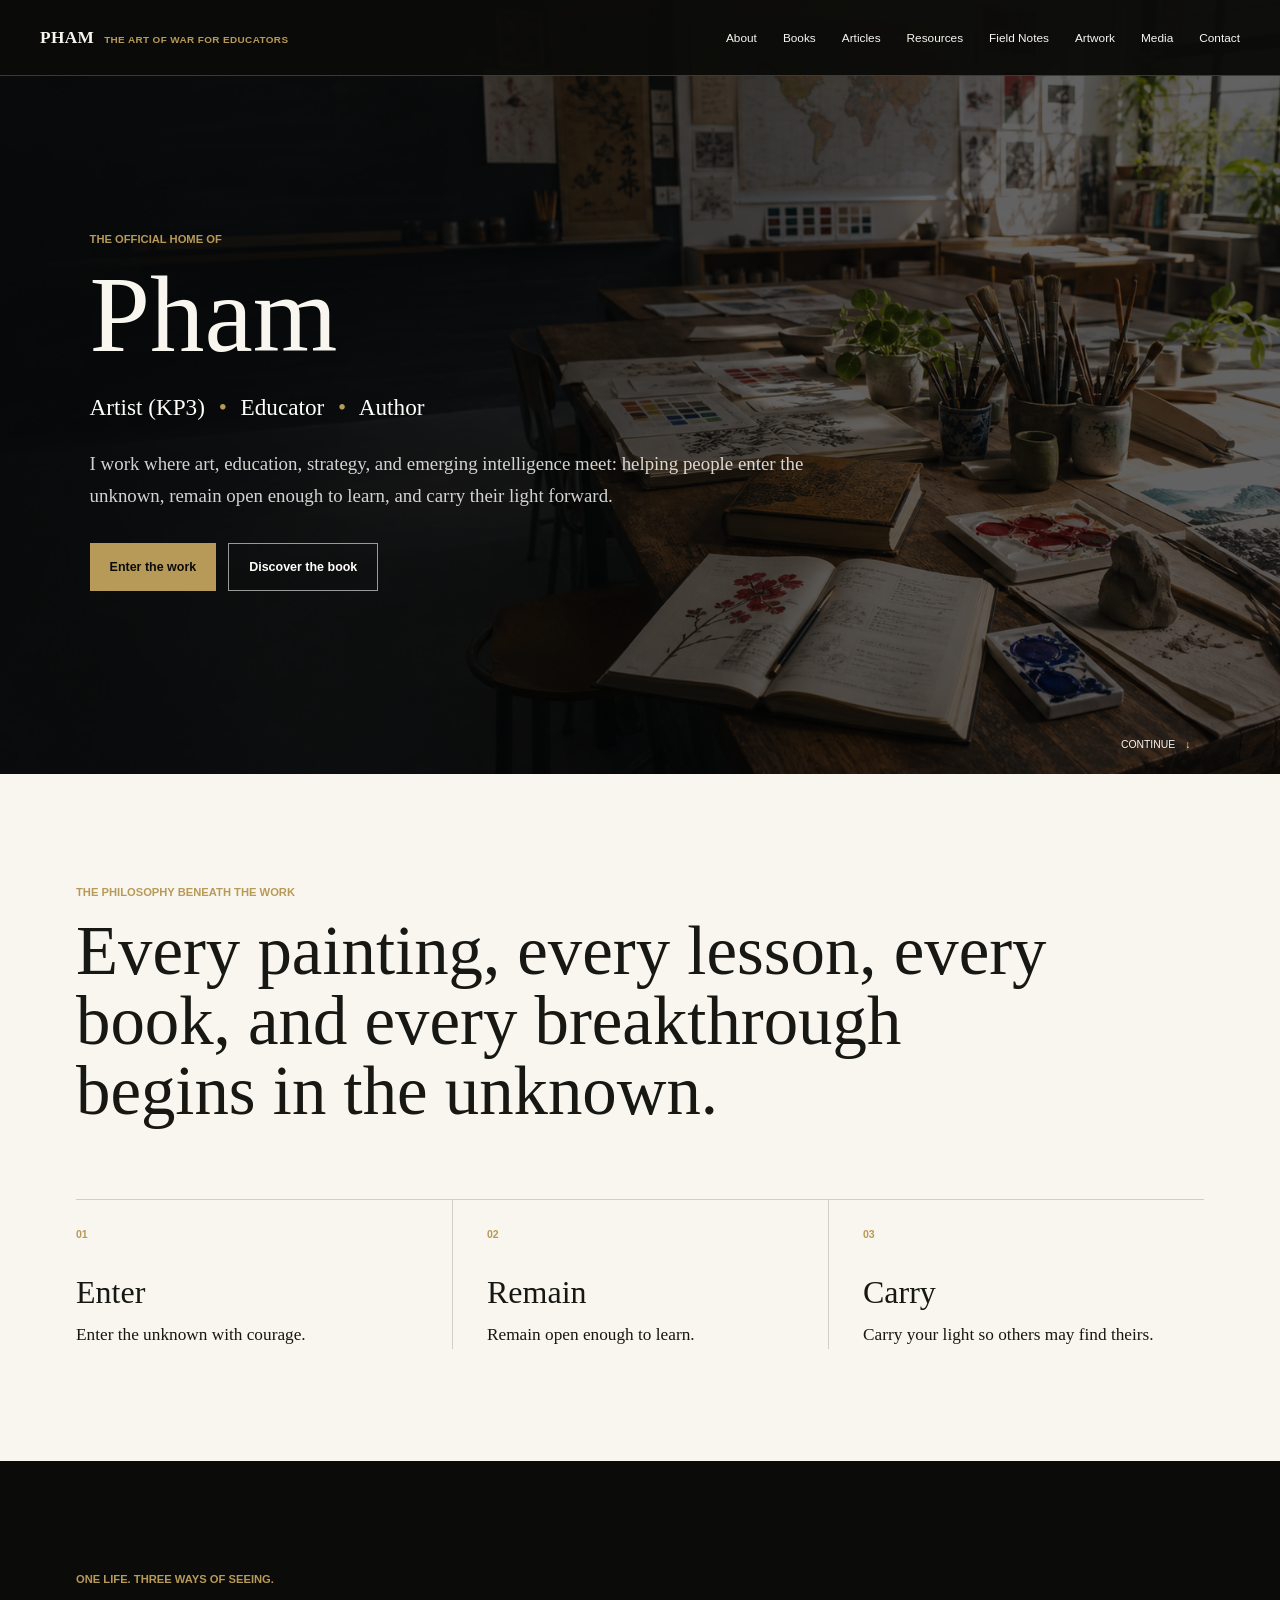
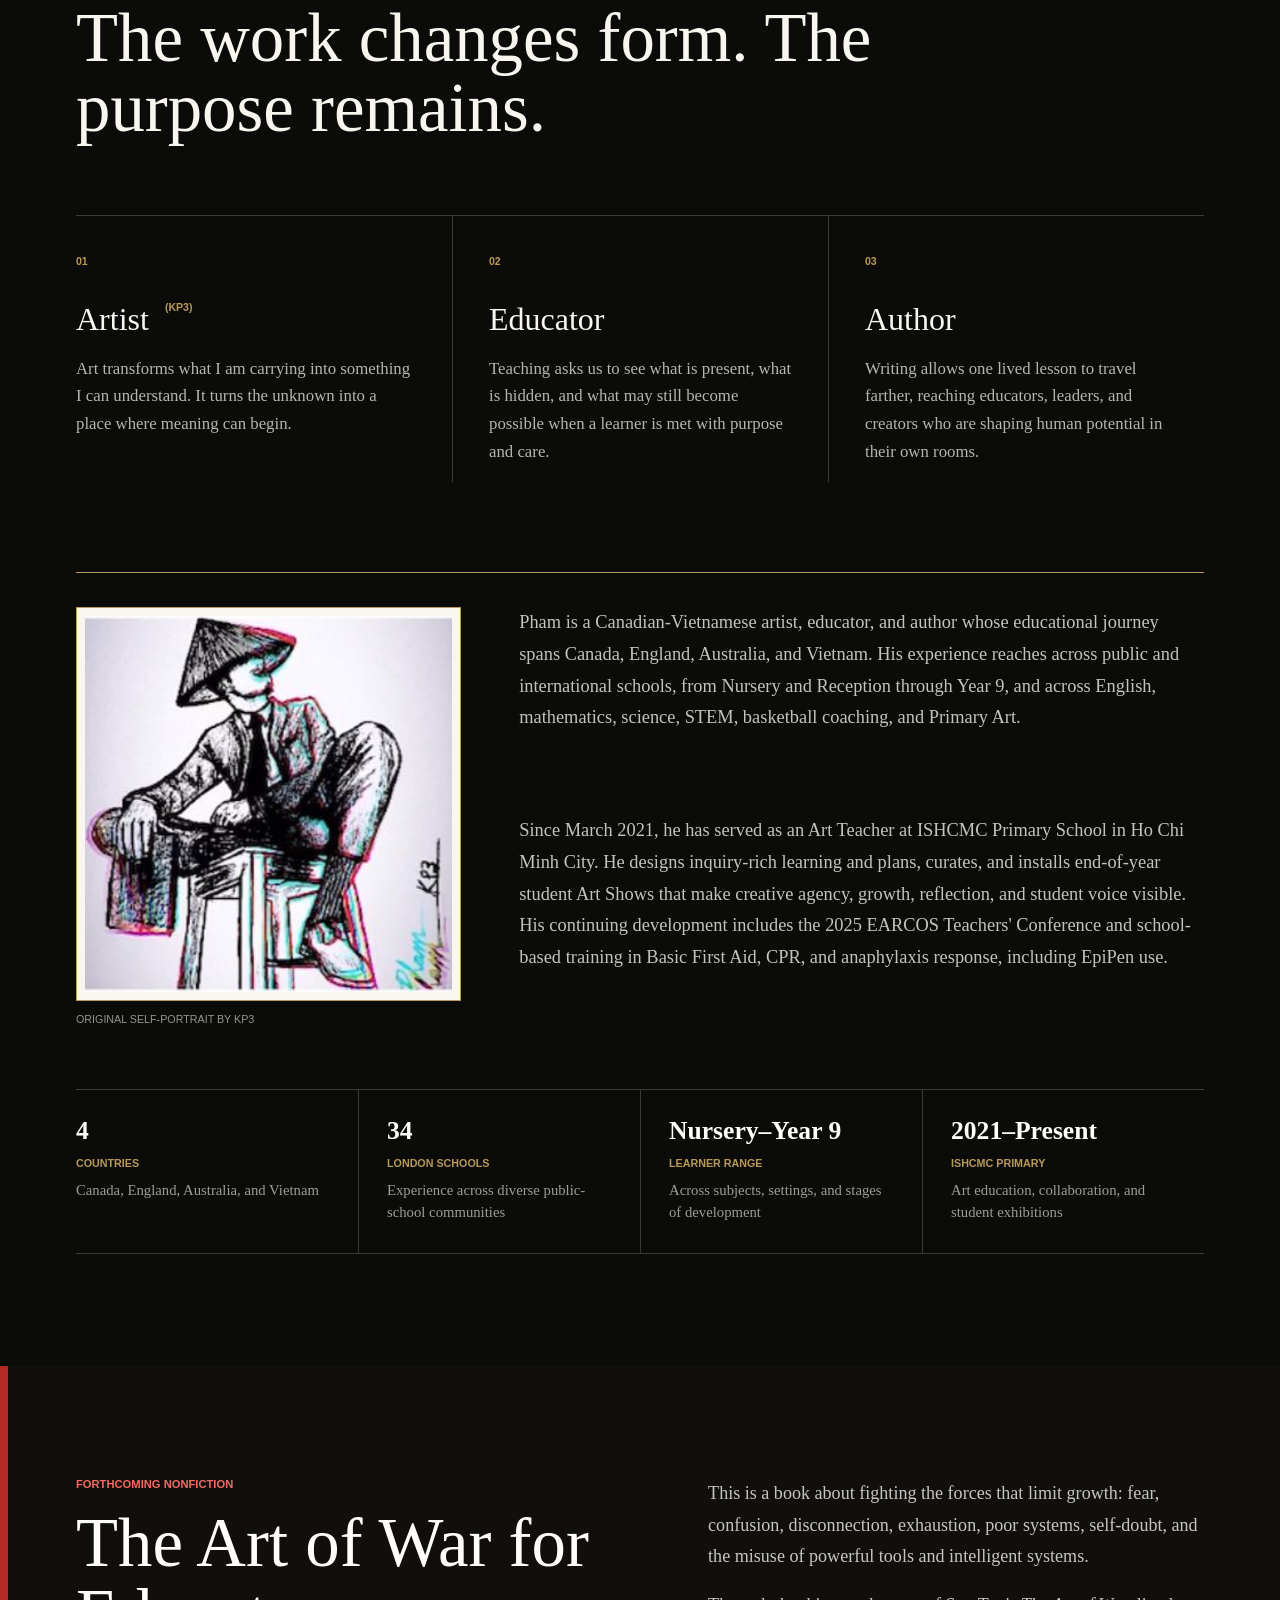
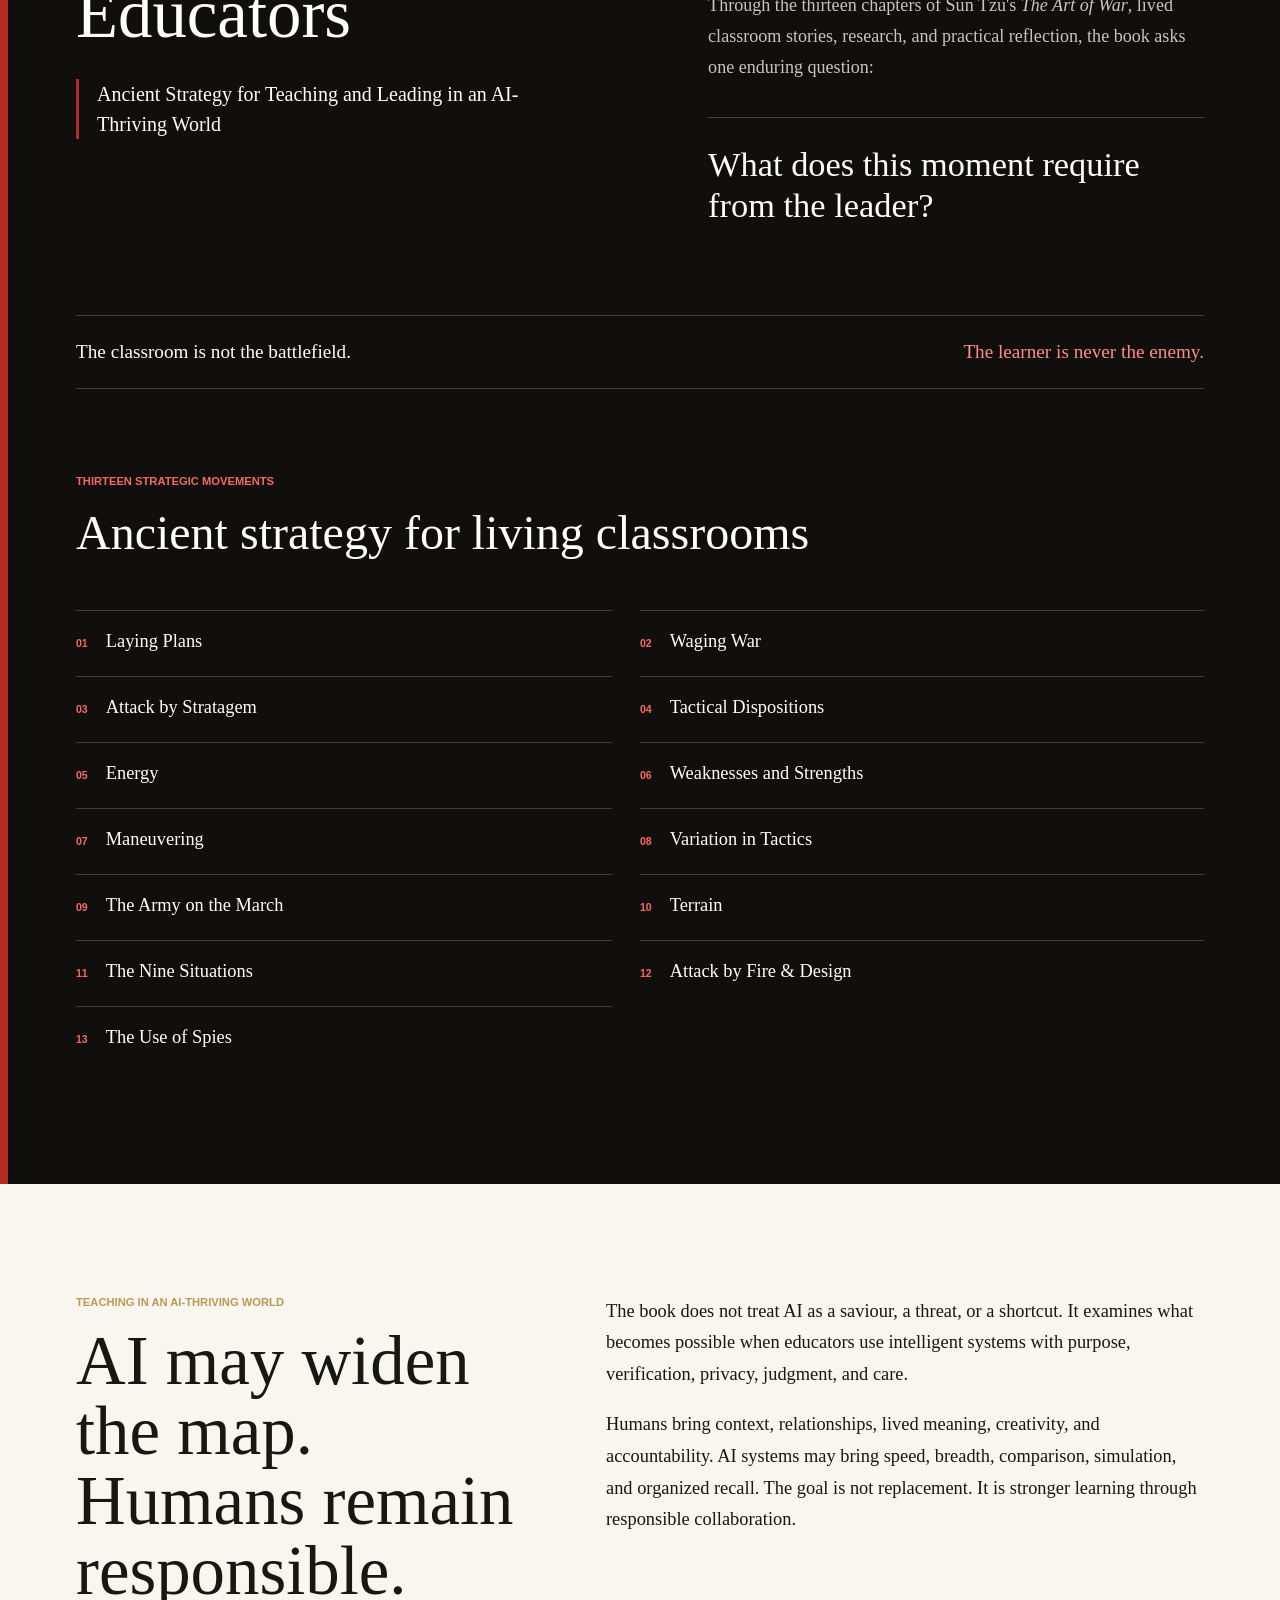
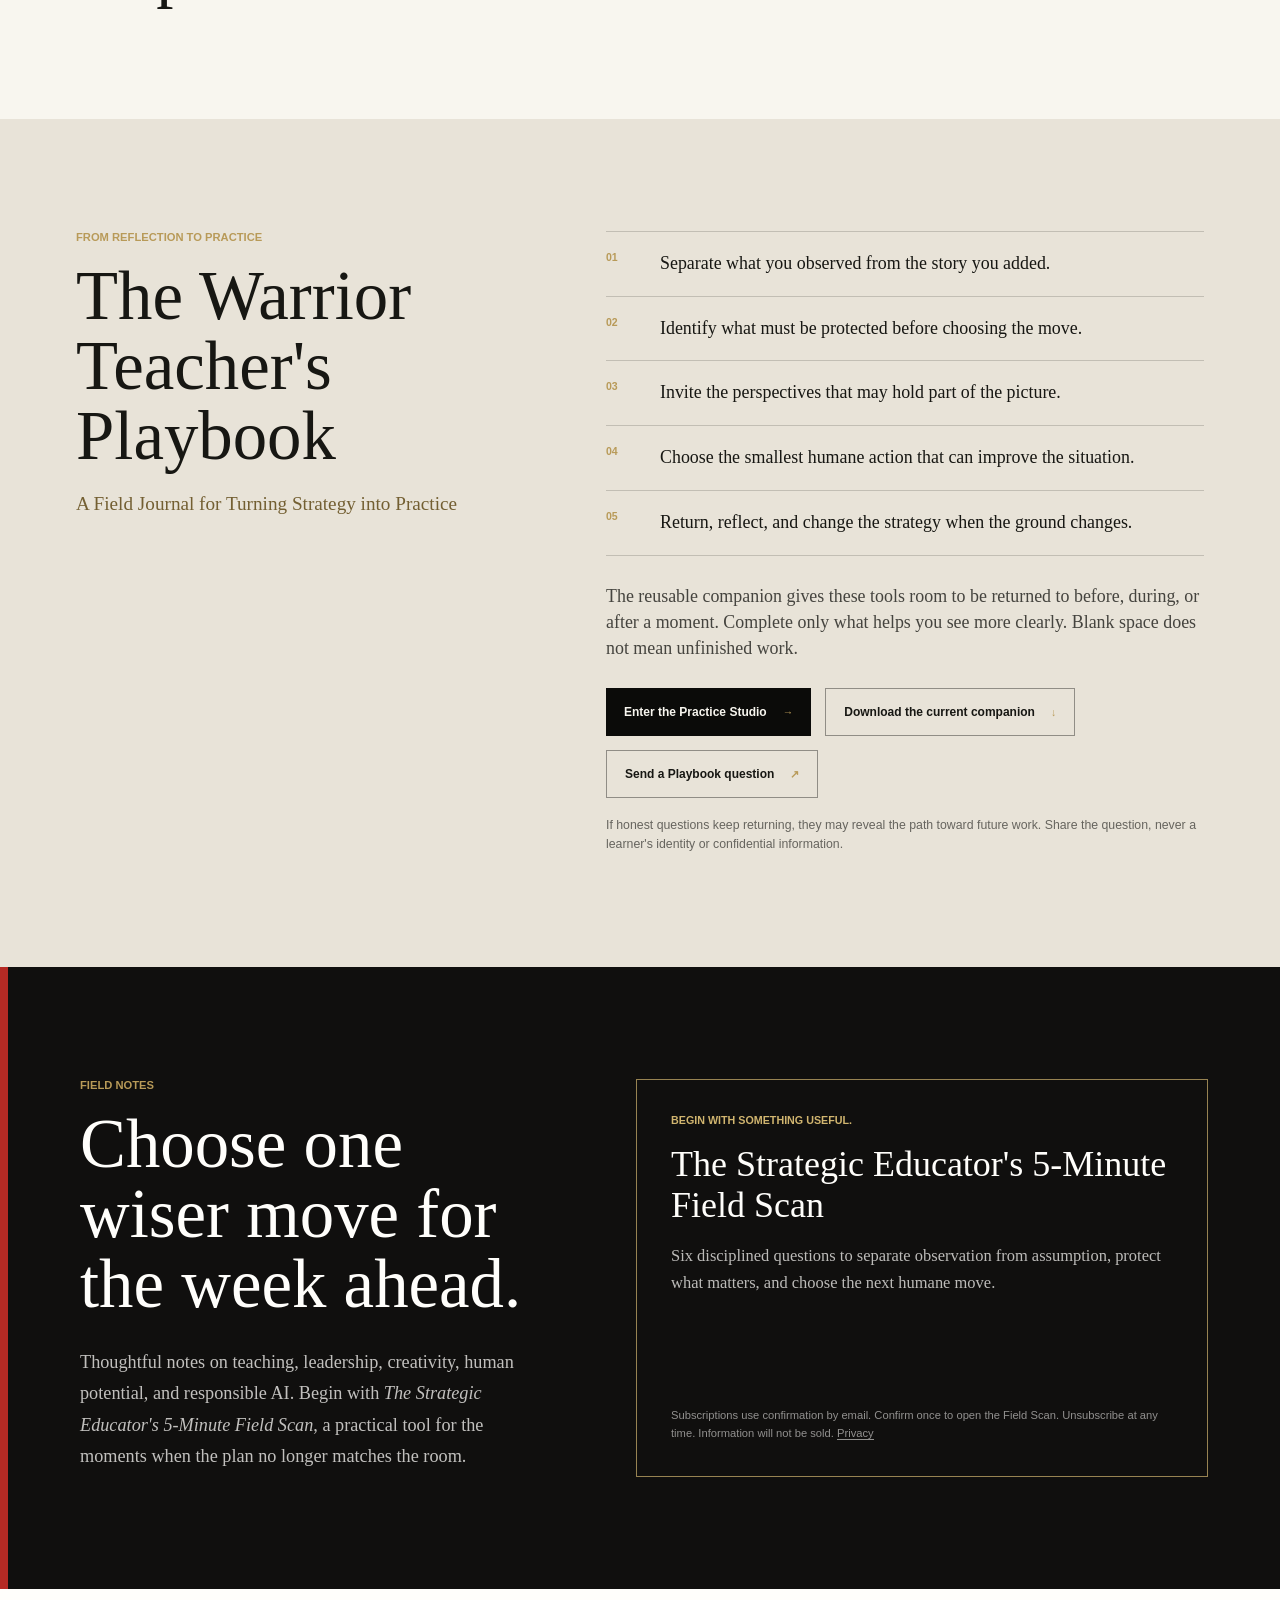
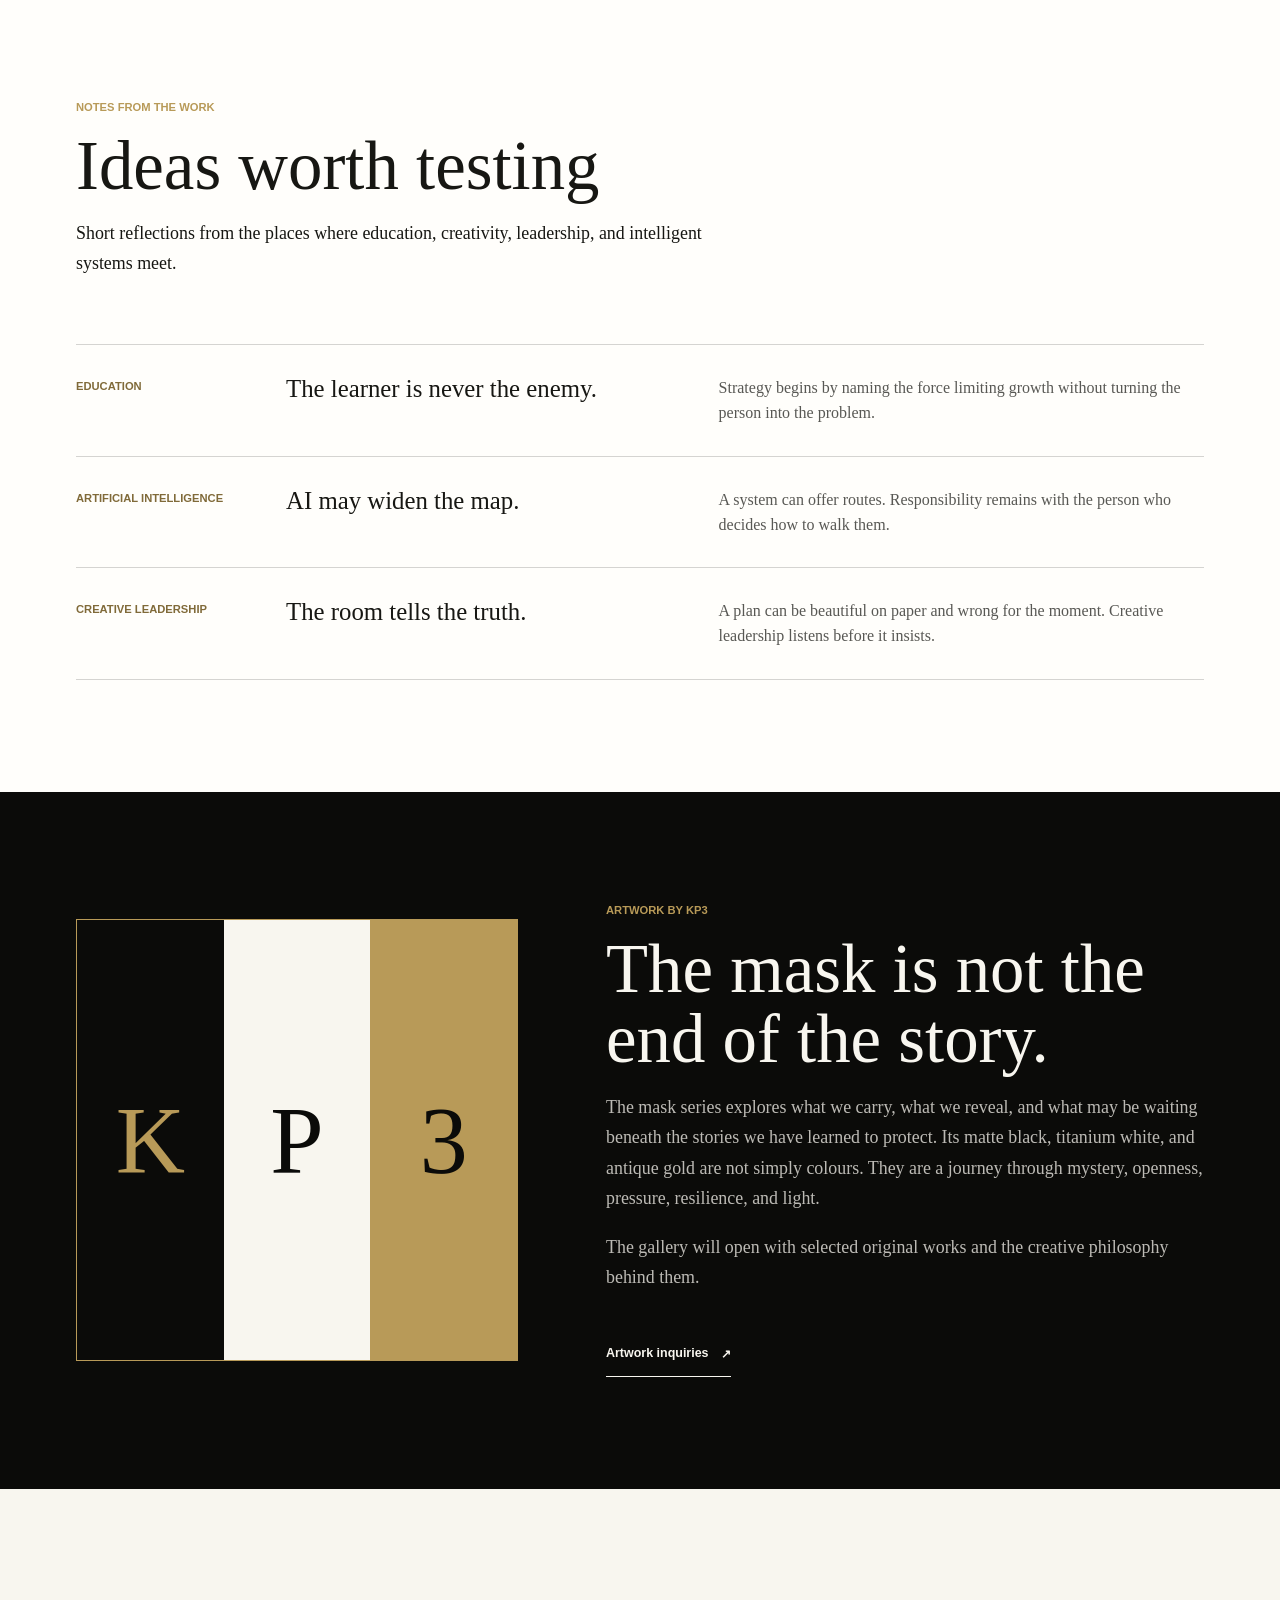
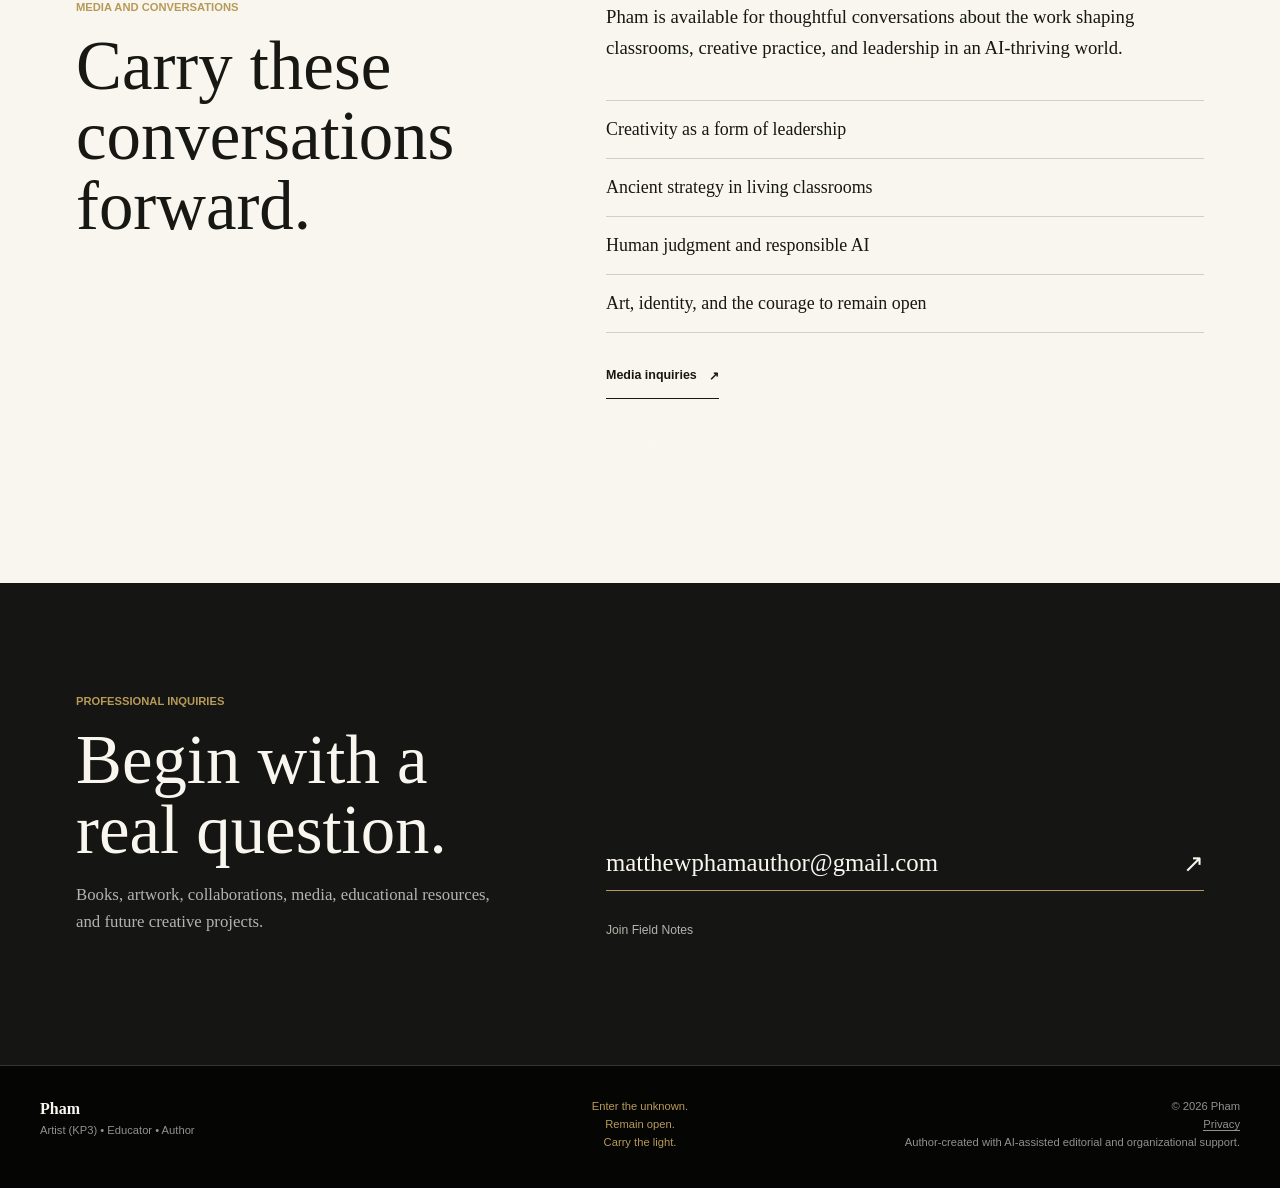
<file: index.html>
<!doctype html>
<html lang="en">
  <head>
    <meta charset="utf-8">
    <meta name="viewport" content="width=device-width, initial-scale=1">
    <title>Pham | Artist, Educator &amp; Author</title>
    <meta
      name="description"
      content="The official home of Pham: artist (KP3), educator, and author of The Art of War for Educators."
    >
    <meta name="theme-color" content="#0b0b09">
    <link rel="canonical" href="https://kp3-pham.github.io/">
    <meta property="og:type" content="website">
    <meta property="og:url" content="https://kp3-pham.github.io/">
    <meta property="og:title" content="Pham | Artist, Educator &amp; Author">
    <meta
      property="og:description"
      content="Art, education, strategy, and human potential in an AI-thriving world."
    >
    <meta property="og:image" content="https://kp3-pham.github.io/social-card.png">
    <meta name="twitter:card" content="summary_large_image">
    <meta name="twitter:title" content="Pham | Artist, Educator &amp; Author">
    <meta
      name="twitter:description"
      content="Art, education, strategy, and human potential in an AI-thriving world."
    >
    <meta name="twitter:image" content="https://kp3-pham.github.io/social-card.png">
    <link rel="icon" href="favicon.svg?v=brand-1">
    <link rel="stylesheet" href="styles.css?v=brand-3">
    <script type="application/ld+json">
      {
        "@context": "https://schema.org",
        "@type": "Person",
        "name": "Pham",
        "alternateName": ["KP3", "KP3 Pham", "Matthew Pham"],
        "url": "https://kp3-pham.github.io/",
        "image": "https://kp3-pham.github.io/kp3-author-portrait.png",
        "jobTitle": ["Artist", "Educator", "Author"],
        "email": "mailto:matthewphamauthor@gmail.com",
        "worksFor": {
          "@type": "EducationalOrganization",
          "name": "ISHCMC Primary School"
        },
        "knowsAbout": [
          "Art education",
          "Educational leadership",
          "Creativity",
          "Artificial intelligence in education"
        ]
      }
    </script>
  </head>
  <body>
    <a class="skip-link" href="#main-content">Skip to content</a>

    <header class="site-header">
      <a class="wordmark" href="#top" aria-label="Pham, home">
        <span>Pham</span>
        <small>The Art of War for Educators</small>
      </a>
      <nav class="site-nav" aria-label="Primary navigation">
        <a href="#about">About</a>
        <a href="#books">Books</a>
        <a href="#writing">Articles</a>
        <a href="#resources">Resources</a>
        <a href="#field-notes">Field Notes</a>
        <a href="#artwork">Artwork</a>
        <a href="#media">Media</a>
        <a href="#contact">Contact</a>
      </nav>
    </header>

    <main id="main-content">
      <section class="hero" id="top">
        <img
          class="hero-image"
          src="hero-classroom.png"
          alt="A sunlit art studio with brushes, sketchbooks, paint, clay, and maps arranged for creative work"
          width="1680"
          height="945"
        >
        <div class="hero-shade" aria-hidden="true"></div>
        <div class="hero-content">
          <p class="eyebrow">The official home of</p>
          <h1>Pham</h1>
          <p class="identity">Artist (KP3) <span>•</span> Educator <span>•</span> Author</p>
          <p class="hero-copy">
            I work where art, education, strategy, and emerging intelligence
            meet: helping people enter the unknown, remain open enough to
            learn, and carry their light forward.
          </p>
          <div class="hero-actions">
            <a class="primary-action" href="#work">Enter the work</a>
            <a class="secondary-action" href="#books">Discover the book</a>
          </div>
        </div>
        <a class="scroll-cue" href="#work">
          <span>Continue</span>
          <span aria-hidden="true">↓</span>
        </a>
      </section>

      <section class="manifesto-band" id="work">
        <div class="section-inner manifesto">
          <p class="section-kicker">The philosophy beneath the work</p>
          <h2>
            Every painting, every lesson, every book, and every breakthrough
            begins in the unknown.
          </h2>
          <div class="principles" aria-label="Brand principles">
            <div>
              <span>01</span>
              <h3>Enter</h3>
              <p>Enter the unknown with courage.</p>
            </div>
            <div>
              <span>02</span>
              <h3>Remain</h3>
              <p>Remain open enough to learn.</p>
            </div>
            <div>
              <span>03</span>
              <h3>Carry</h3>
              <p>Carry your light so others may find theirs.</p>
            </div>
          </div>
        </div>
      </section>

      <section class="about-band" id="about">
        <div class="section-inner">
          <div class="section-heading about-heading">
            <p class="section-kicker">One life. Three ways of seeing.</p>
            <h2>The work changes form. The purpose remains.</h2>
          </div>
          <div class="roles">
            <article>
              <p class="role-number">01</p>
              <h3>Artist <span>(KP3)</span></h3>
              <p>
                Art transforms what I am carrying into something I can
                understand. It turns the unknown into a place where meaning
                can begin.
              </p>
            </article>
            <article>
              <p class="role-number">02</p>
              <h3>Educator</h3>
              <p>
                Teaching asks us to see what is present, what is hidden, and
                what may still become possible when a learner is met with
                purpose and care.
              </p>
            </article>
            <article>
              <p class="role-number">03</p>
              <h3>Author</h3>
              <p>
                Writing allows one lived lesson to travel farther, reaching
                educators, leaders, and creators who are shaping human
                potential in their own rooms.
              </p>
            </article>
          </div>
          <div class="about-profile">
            <figure class="author-portrait">
              <img
                src="kp3-author-portrait.png"
                alt="KP3 self-portrait drawing of a seated figure whose face is partly hidden by a conical hat"
                width="604"
                height="570"
              >
              <figcaption>Original self-portrait by KP3</figcaption>
            </figure>
            <div class="about-story">
              <p>
                Pham is a Canadian-Vietnamese artist, educator, and
                author whose educational journey spans Canada, England,
                Australia, and Vietnam. His experience reaches across public and
                international schools, from Nursery and Reception through Year
                9, and across English, mathematics, science, STEM, basketball
                coaching, and Primary Art.
              </p>
              <p>
                Since March 2021, he has served as an Art Teacher at ISHCMC
                Primary School in Ho Chi Minh City. He designs inquiry-rich
                learning and plans, curates, and installs end-of-year student Art
                Shows that make creative agency, growth, reflection, and student
                voice visible. His continuing development includes the 2025
                EARCOS Teachers' Conference and school-based training in Basic
                First Aid, CPR, and anaphylaxis response, including EpiPen use.
              </p>
            </div>
          </div>
          <div
            class="practice-snapshot"
            aria-label="Professional practice at a glance"
          >
            <div>
              <strong>4</strong>
              <span>Countries</span>
              <p>Canada, England, Australia, and Vietnam</p>
            </div>
            <div>
              <strong>34</strong>
              <span>London schools</span>
              <p>Experience across diverse public-school communities</p>
            </div>
            <div>
              <strong>Nursery–Year 9</strong>
              <span>Learner range</span>
              <p>Across subjects, settings, and stages of development</p>
            </div>
            <div>
              <strong>2021–Present</strong>
              <span>ISHCMC Primary</span>
              <p>Art education, collaboration, and student exhibitions</p>
            </div>
          </div>
        </div>
      </section>

      <section class="book-band" id="books">
        <div class="book-line" aria-hidden="true"></div>
        <div class="section-inner">
          <div class="book-intro">
            <div>
              <p class="book-kicker">Forthcoming nonfiction</p>
              <h2>The Art of War for Educators</h2>
              <p class="book-subtitle">
                Ancient Strategy for Teaching and Leading in an AI-Thriving World
              </p>
            </div>
            <div class="book-copy">
              <p>
                This is a book about fighting the forces that limit growth:
                fear, confusion, disconnection, exhaustion, poor systems,
                self-doubt, and the misuse of powerful tools and intelligent
                systems.
              </p>
              <p>
                Through the thirteen chapters of Sun Tzu's
                <em>The Art of War</em>, lived classroom stories, research, and
                practical reflection, the book asks one enduring question:
              </p>
              <blockquote>What does this moment require from the leader?</blockquote>
            </div>
          </div>

          <div class="book-boundary">
            <p>The classroom is not the battlefield.</p>
            <p>The learner is never the enemy.</p>
          </div>

          <div class="chapter-heading">
            <p class="book-kicker">Thirteen strategic movements</p>
            <h3>Ancient strategy for living classrooms</h3>
          </div>
          <ol class="chapter-list">
            <li><span>01</span>Laying Plans</li>
            <li><span>02</span>Waging War</li>
            <li><span>03</span>Attack by Stratagem</li>
            <li><span>04</span>Tactical Dispositions</li>
            <li><span>05</span>Energy</li>
            <li><span>06</span>Weaknesses and Strengths</li>
            <li><span>07</span>Maneuvering</li>
            <li><span>08</span>Variation in Tactics</li>
            <li><span>09</span>The Army on the March</li>
            <li><span>10</span>Terrain</li>
            <li><span>11</span>The Nine Situations</li>
            <li><span>12</span>Attack by Fire &amp; Design</li>
            <li><span>13</span>The Use of Spies</li>
          </ol>
        </div>
      </section>

      <section class="ai-band">
        <div class="section-inner ai-grid">
          <div>
            <p class="section-kicker">Teaching in an AI-thriving world</p>
            <h2>AI may widen the map. Humans remain responsible.</h2>
          </div>
          <div class="ai-copy">
            <p>
              The book does not treat AI as a saviour, a threat, or a shortcut.
              It examines what becomes possible when educators use intelligent
              systems with purpose, verification, privacy, judgment, and care.
            </p>
            <p>
              Humans bring context, relationships, lived meaning, creativity,
              and accountability. AI systems may bring speed, breadth,
              comparison, simulation, and organized recall. The goal is not
              replacement. It is stronger learning through responsible
              collaboration.
            </p>
          </div>
        </div>
      </section>

      <section class="playbook-band" id="resources">
        <div class="section-inner playbook-grid">
          <div class="playbook-title">
            <p class="section-kicker">From reflection to practice</p>
            <h2>The Warrior Teacher's Playbook</h2>
            <p class="playbook-subtitle">
              A Field Journal for Turning Strategy into Practice
            </p>
          </div>
          <div class="tools-list" aria-label="Playbook tools">
            <div>
              <span>01</span>
              <p>Separate what you observed from the story you added.</p>
            </div>
            <div>
              <span>02</span>
              <p>Identify what must be protected before choosing the move.</p>
            </div>
            <div>
              <span>03</span>
              <p>Invite the perspectives that may hold part of the picture.</p>
            </div>
            <div>
              <span>04</span>
              <p>Choose the smallest humane action that can improve the situation.</p>
            </div>
            <div>
              <span>05</span>
              <p>Return, reflect, and change the strategy when the ground changes.</p>
            </div>
            <div class="companion-resource">
              <p>
                The reusable companion gives these tools room to be returned
                to before, during, or after a moment. Complete only what helps
                you see more clearly. Blank space does not mean unfinished
                work.
              </p>
              <div class="companion-actions">
                <a
                  class="companion-download"
                  href="https://matthew-pham-educator.phambam20.chatgpt.site/human-potential-studio"
                >
                  Enter the Practice Studio
                  <span aria-hidden="true">→</span>
                </a>
                <a
                  class="companion-question"
                  href="resources/warrior-teacher-playbook-companion.pdf"
                  download
                >
                  Download the current companion
                  <span aria-hidden="true">↓</span>
                </a>
                <a
                  class="companion-question"
                  href="mailto:matthewphamauthor@gmail.com?subject=Warrior%20Teacher%20Playbook%20Question"
                >
                  Send a Playbook question
                  <span aria-hidden="true">↗</span>
                </a>
              </div>
              <p class="companion-note">
                If honest questions keep returning, they may reveal the path
                toward future work. Share the question, never a learner's
                identity or confidential information.
              </p>
            </div>
          </div>
        </div>
      </section>

      <section class="field-notes-band" id="field-notes" aria-labelledby="field-notes-title">
        <div class="section-inner field-notes-grid">
          <div class="field-notes-copy">
            <p class="section-kicker">Field Notes</p>
            <h2 id="field-notes-title">Choose one wiser move for the week ahead.</h2>
            <p>
              Thoughtful notes on teaching, leadership, creativity, human
              potential, and responsible AI. Begin with
              <em>The Strategic Educator's 5-Minute Field Scan</em>, a practical
              tool for the moments when the plan no longer matches the room.
            </p>
          </div>
          <div class="field-notes-panel">
            <p class="field-notes-label">Begin with something useful.</p>
            <h3>The Strategic Educator's 5-Minute Field Scan</h3>
            <p>
              Six disciplined questions to separate observation from assumption,
              protect what matters, and choose the next humane move.
            </p>

            <div
              class="field-notes-form"
              aria-label="Subscribe to Field Notes and receive the Field Scan"
            >
              <script async data-uid="d0a7c40013" src="https://fieldnotesbymatthewpham.kit.com/d0a7c40013/index.js"></script>
            </div>
            <p class="field-notes-consent">
              Subscriptions use confirmation by email. Confirm once to open the
              Field Scan. Unsubscribe at any time. Information will not be sold.
              <a href="privacy.html">Privacy</a>
            </p>
          </div>
        </div>
      </section>

      <section class="writing-band" id="writing">
        <div class="section-inner">
          <div class="section-heading writing-heading">
            <p class="section-kicker">Notes from the work</p>
            <h2>Ideas worth testing</h2>
            <p>
              Short reflections from the places where education, creativity,
              leadership, and intelligent systems meet.
            </p>
          </div>
          <div class="writing-list">
            <article>
              <p>Education</p>
              <h3>The learner is never the enemy.</h3>
              <span>
                Strategy begins by naming the force limiting growth without
                turning the person into the problem.
              </span>
            </article>
            <article>
              <p>Artificial intelligence</p>
              <h3>AI may widen the map.</h3>
              <span>
                A system can offer routes. Responsibility remains with the
                person who decides how to walk them.
              </span>
            </article>
            <article>
              <p>Creative leadership</p>
              <h3>The room tells the truth.</h3>
              <span>
                A plan can be beautiful on paper and wrong for the moment.
                Creative leadership listens before it insists.
              </span>
            </article>
          </div>
        </div>
      </section>

      <section class="artwork-band" id="artwork">
        <div class="section-inner artwork-grid">
          <div class="artist-sigil" aria-hidden="true">
            <span>K</span><span>P</span><span>3</span>
          </div>
          <div class="artwork-copy">
            <p class="section-kicker">Artwork by KP3</p>
            <h2>The mask is not the end of the story.</h2>
            <p>
              The mask series explores what we carry, what we reveal, and what
              may be waiting beneath the stories we have learned to protect.
              Its matte black, titanium white, and antique gold are not simply
              colours. They are a journey through mystery, openness, pressure,
              resilience, and light.
            </p>
            <p>
              The gallery will open with selected original works and the
              creative philosophy behind them.
            </p>
            <a class="text-link" href="mailto:kp3.pham@gmail.com?subject=KP3%20Artwork%20Inquiry">
              Artwork inquiries <span aria-hidden="true">↗</span>
            </a>
          </div>
        </div>
      </section>

      <section class="media-band" id="media">
        <div class="section-inner media-grid">
          <div>
            <p class="section-kicker">Media and conversations</p>
            <h2>Carry these conversations forward.</h2>
          </div>
          <div>
            <p class="media-intro">
              Pham is available for thoughtful conversations about the work
              shaping classrooms, creative practice, and leadership in an
              AI-thriving world.
            </p>
            <ul>
              <li>Creativity as a form of leadership</li>
              <li>Ancient strategy in living classrooms</li>
              <li>Human judgment and responsible AI</li>
              <li>Art, identity, and the courage to remain open</li>
            </ul>
            <a class="text-link" href="mailto:matthewphamauthor@gmail.com?subject=Media%20Inquiry">
              Media inquiries <span aria-hidden="true">↗</span>
            </a>
            <div class="social-links" aria-label="Author channels">
              <a href="https://www.youtube.com/channel/UCrAIpqb8Ql12p93NYBMONdQ">YouTube</a>
              <a href="https://www.instagram.com/artofwarforeducators/">Instagram</a>
              <a href="https://www.facebook.com/ArtOfWarForEducators">Facebook</a>
            </div>
          </div>
        </div>
      </section>

      <section class="contact-band" id="contact">
        <div class="section-inner contact-inner">
          <div>
            <p class="section-kicker">Professional inquiries</p>
            <h2>Begin with a real question.</h2>
            <p>
              Books, artwork, collaborations, media, educational resources,
              and future creative projects.
            </p>
          </div>
          <div class="contact-actions">
            <a class="email-link" href="mailto:matthewphamauthor@gmail.com">
              matthewphamauthor@gmail.com
              <span aria-hidden="true">↗</span>
            </a>
            <a
              class="updates-link"
              href="#field-notes"
            >
              Join Field Notes
            </a>
          </div>
        </div>
      </section>
    </main>

    <footer>
      <div>
        <p class="footer-name">Pham</p>
        <p>Artist (KP3) • Educator • Author</p>
      </div>
      <div class="footer-philosophy">
        <p>Enter the unknown.</p>
        <p>Remain open.</p>
        <p>Carry the light.</p>
      </div>
      <div class="footer-meta">
        <p>© 2026 Pham</p>
        <p><a href="privacy.html">Privacy</a></p>
        <p>Author-created with AI-assisted editorial and organizational support.</p>
      </div>
    </footer>
  </body>
</html>
</file>
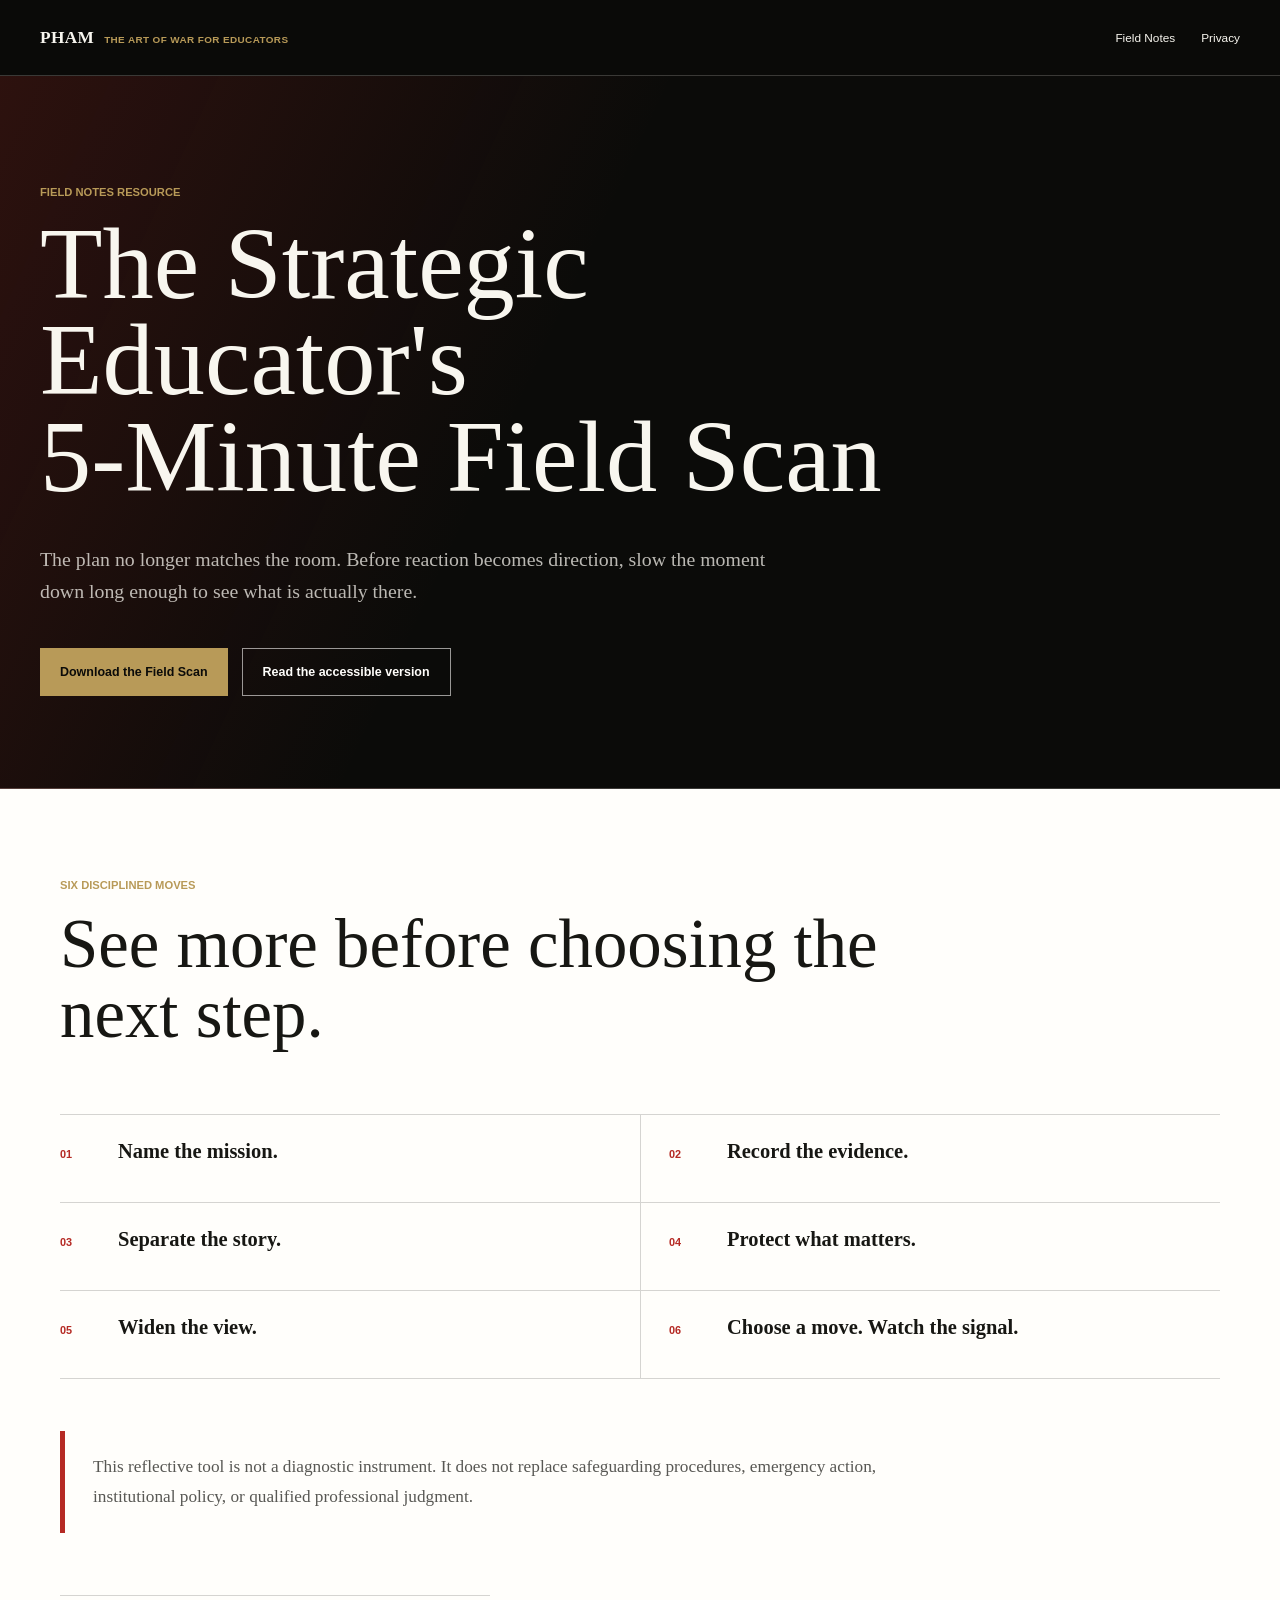
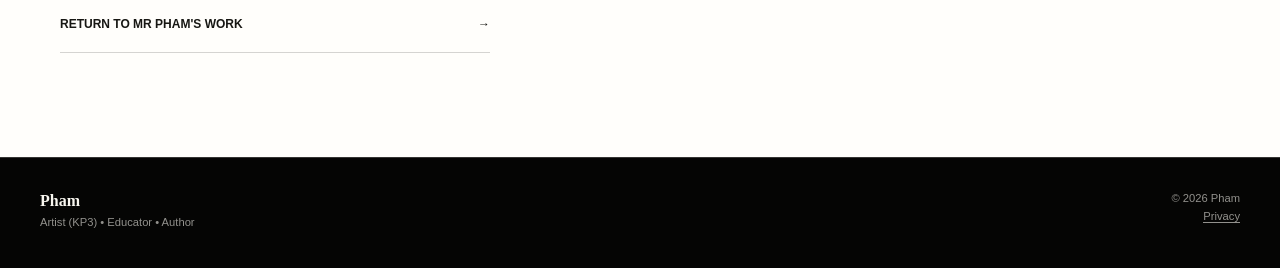
<file: field-scan.html>
<!doctype html>
<html lang="en">
  <head>
    <meta charset="utf-8">
    <meta name="viewport" content="width=device-width, initial-scale=1">
    <meta name="robots" content="noindex,nofollow">
    <title>The Strategic Educator's 5-Minute Field Scan | Pham</title>
    <meta
      name="description"
      content="Download The Strategic Educator's 5-Minute Field Scan by Pham."
    >
    <meta name="theme-color" content="#0b0b09">
    <link rel="icon" href="favicon.svg?v=brand-1">
    <link rel="stylesheet" href="styles.css?v=brand-4">
  </head>
  <body class="utility-body">
    <a class="skip-link" href="#main-content">Skip to content</a>
    <header class="site-header utility-header">
      <a class="wordmark" href="index.html" aria-label="Pham, home">
        <span>Pham</span>
        <small>The Art of War for Educators</small>
      </a>
      <nav class="site-nav" aria-label="Secondary navigation">
        <a href="index.html#field-notes">Field Notes</a>
        <a href="privacy.html">Privacy</a>
      </nav>
    </header>

    <main id="main-content" class="utility-main">
      <section class="utility-hero">
        <div class="utility-hero-copy">
          <p class="section-kicker">Field Notes resource</p>
          <h1>
            The Strategic Educator's
            <span class="field-scan-title-line">5-Minute Field Scan</span>
          </h1>
          <p>
            The plan no longer matches the room. Before reaction becomes
            direction, slow the moment down long enough to see what is actually
            there.
          </p>
          <div class="utility-actions">
            <a
              class="primary-action"
              href="resources/the-strategic-educators-5-minute-field-scan.pdf"
              download
            >
              Download the Field Scan
            </a>
            <a
              class="secondary-action"
              href="resources/field-scan/accessible.html"
            >
              Read the accessible version
            </a>
          </div>
        </div>
      </section>

      <section class="utility-content">
        <div class="utility-content-inner">
          <p class="section-kicker">Six disciplined moves</p>
          <h2>See more before choosing the next step.</h2>
          <ol class="scan-summary">
            <li><span>01</span><strong>Name the mission.</strong></li>
            <li><span>02</span><strong>Record the evidence.</strong></li>
            <li><span>03</span><strong>Separate the story.</strong></li>
            <li><span>04</span><strong>Protect what matters.</strong></li>
            <li><span>05</span><strong>Widen the view.</strong></li>
            <li><span>06</span><strong>Choose a move. Watch the signal.</strong></li>
          </ol>
          <div class="utility-boundary">
            <p>
              This reflective tool is not a diagnostic instrument. It does not
              replace safeguarding procedures, emergency action, institutional
              policy, or qualified professional judgment.
            </p>
          </div>
          <a class="utility-return" href="index.html">Return to Mr Pham's work <span aria-hidden="true">→</span></a>
        </div>
      </section>
    </main>

    <footer class="utility-footer">
      <div>
        <p class="footer-name">Pham</p>
        <p>Artist (KP3) • Educator • Author</p>
      </div>
      <div class="footer-meta">
        <p>© 2026 Pham</p>
        <p><a href="privacy.html">Privacy</a></p>
      </div>
    </footer>
  </body>
</html>
</file>
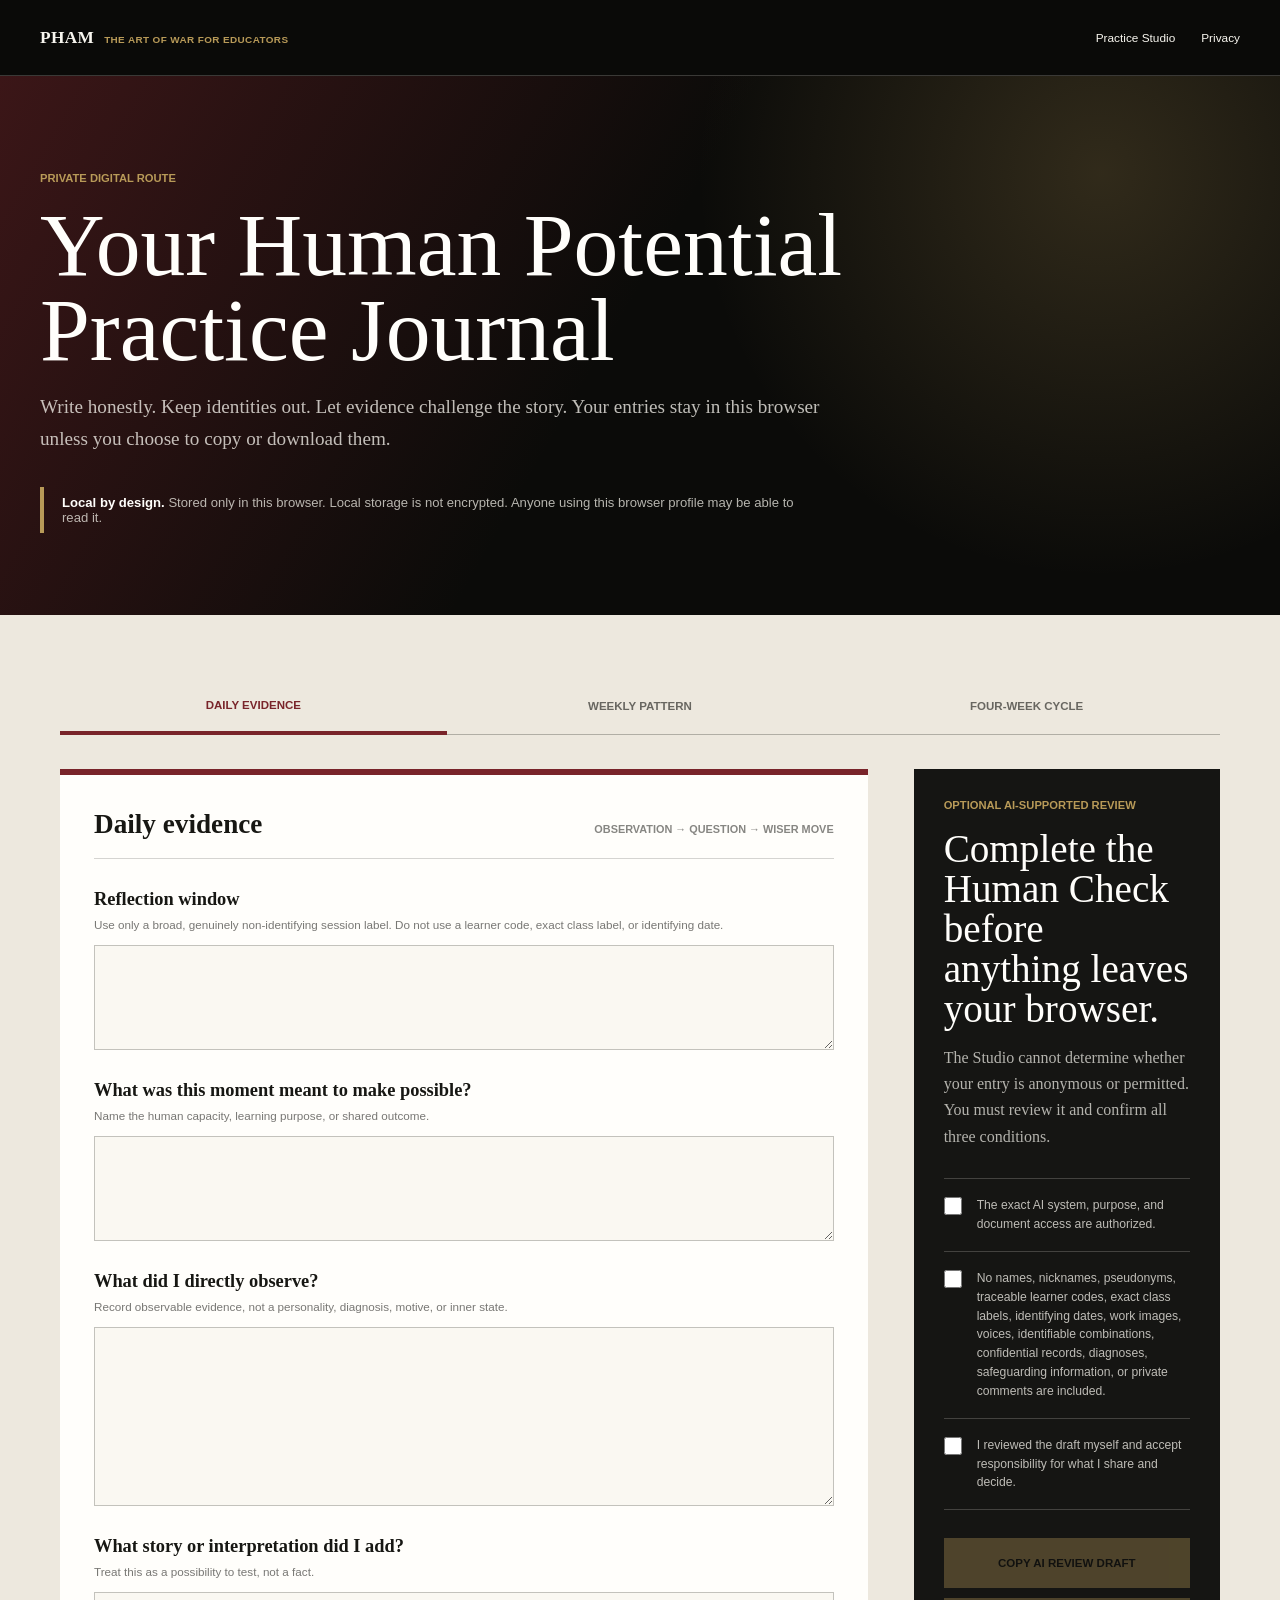
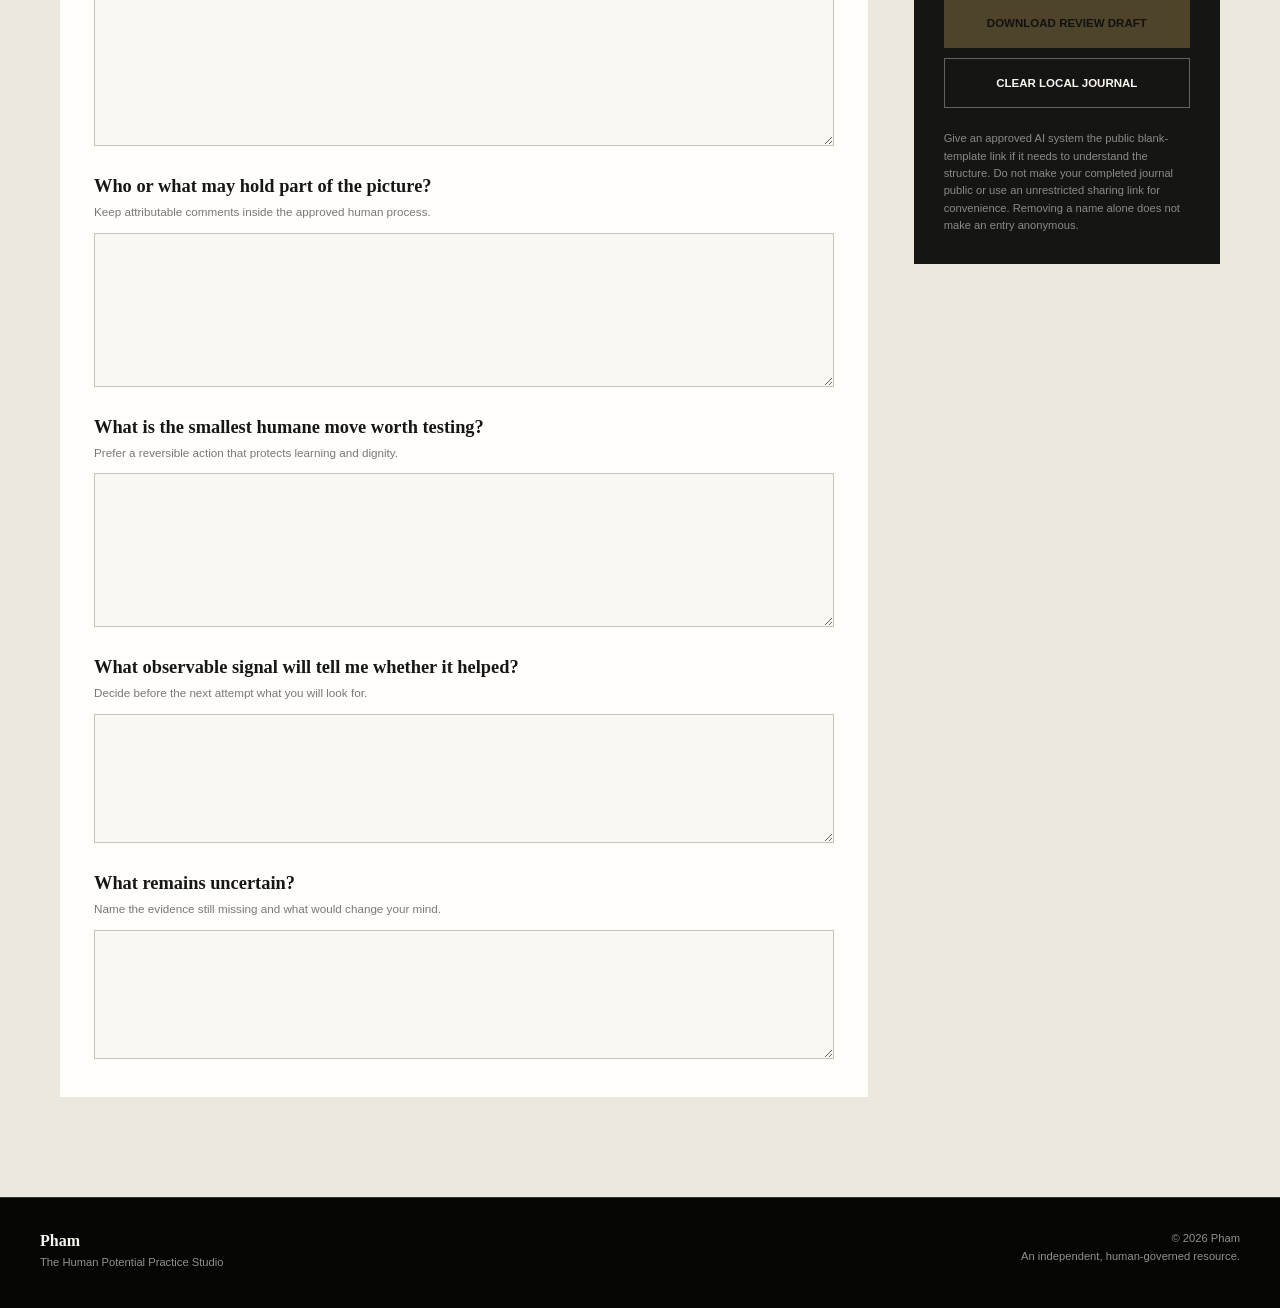
<file: human-potential-journal.html>
<!doctype html>
<html lang="en">
  <head>
    <meta charset="utf-8">
    <meta name="viewport" content="width=device-width, initial-scale=1">
    <meta name="robots" content="noindex,nofollow">
    <title>Private Practice Journal | Human Potential Practice Studio</title>
    <meta
      name="description"
      content="A device-local daily, weekly, and four-week reflection journal by Pham."
    >
    <meta name="theme-color" content="#0b0b09">
    <link rel="icon" href="favicon.svg?v=brand-1">
    <link rel="stylesheet" href="styles.css?v=studio-1">
    <script src="human-potential-journal.js?v=studio-1" defer></script>
  </head>
  <body class="utility-body journal-body">
    <a class="skip-link" href="#journal-main">Skip to journal</a>
    <header class="site-header utility-header">
      <a class="wordmark" href="index.html" aria-label="Pham, home">
        <span>Pham</span>
        <small>The Art of War for Educators</small>
      </a>
      <nav class="site-nav" aria-label="Journal navigation">
        <a href="human-potential-studio.html">Practice Studio</a>
        <a href="privacy.html">Privacy</a>
      </nav>
    </header>

    <main id="journal-main" class="journal-main">
      <section class="journal-intro">
        <p class="section-kicker">Private digital route</p>
        <h1>Your Human Potential Practice Journal</h1>
        <p>
          Write honestly. Keep identities out. Let evidence challenge the
          story. Your entries stay in this browser unless you choose to copy
          or download them.
        </p>
          <div class="journal-local-note" role="status" aria-live="polite">
            <strong>Local by design.</strong>
            <span id="journal-status">Preparing your private journal…</span>
            <span> Local storage is not encrypted. Anyone using this browser profile may be able to read it.</span>
        </div>
      </section>

      <section class="journal-workspace" aria-label="Reflection workspace">
        <div class="journal-mode-tabs" role="tablist" aria-label="Review period">
          <button type="button" role="tab" aria-selected="true" class="is-active" data-mode="daily">Daily evidence</button>
          <button type="button" role="tab" aria-selected="false" data-mode="weekly">Weekly pattern</button>
          <button type="button" role="tab" aria-selected="false" data-mode="cycle">Four-week cycle</button>
        </div>

        <form class="journal-form" id="journal-form" autocomplete="off">
          <div class="journal-form-heading">
            <p id="journal-mode-title">Daily evidence</p>
            <span>Observation → question → wiser move</span>
          </div>
          <div id="journal-fields"></div>
        </form>

        <aside class="journal-export" aria-labelledby="journal-export-title">
          <p class="section-kicker">Optional AI-supported review</p>
          <h2 id="journal-export-title">Complete the Human Check before anything leaves your browser.</h2>
          <p>
            The Studio cannot determine whether your entry is anonymous or
            permitted. You must review it and confirm all three conditions.
          </p>
          <div class="journal-gates">
            <label>
              <input type="checkbox" id="gate-authorized">
              <span>The exact AI system, purpose, and document access are authorized.</span>
            </label>
            <label>
              <input type="checkbox" id="gate-private">
              <span>No names, nicknames, pseudonyms, traceable learner codes, exact class labels, identifying dates, work images, voices, identifiable combinations, confidential records, diagnoses, safeguarding information, or private comments are included.</span>
            </label>
            <label>
              <input type="checkbox" id="gate-reviewed">
              <span>I reviewed the draft myself and accept responsibility for what I share and decide.</span>
            </label>
          </div>
          <div class="journal-actions">
            <button type="button" id="copy-draft" disabled>Copy AI review draft</button>
            <button type="button" id="download-draft" disabled>Download review draft</button>
            <button type="button" class="journal-clear" id="clear-journal">Clear local journal</button>
          </div>
          <p class="journal-export-note">
            Give an approved AI system the public blank-template link if it
            needs to understand the structure. Do not make your completed
            journal public or use an unrestricted sharing link for convenience.
            Removing a name alone does not make an entry anonymous.
          </p>
        </aside>
      </section>
    </main>

    <footer class="utility-footer">
      <div>
        <p class="footer-name">Pham</p>
        <p>The Human Potential Practice Studio</p>
      </div>
      <div class="footer-meta">
        <p>© 2026 Pham</p>
        <p>An independent, human-governed resource.</p>
      </div>
    </footer>
  </body>
</html>
</file>
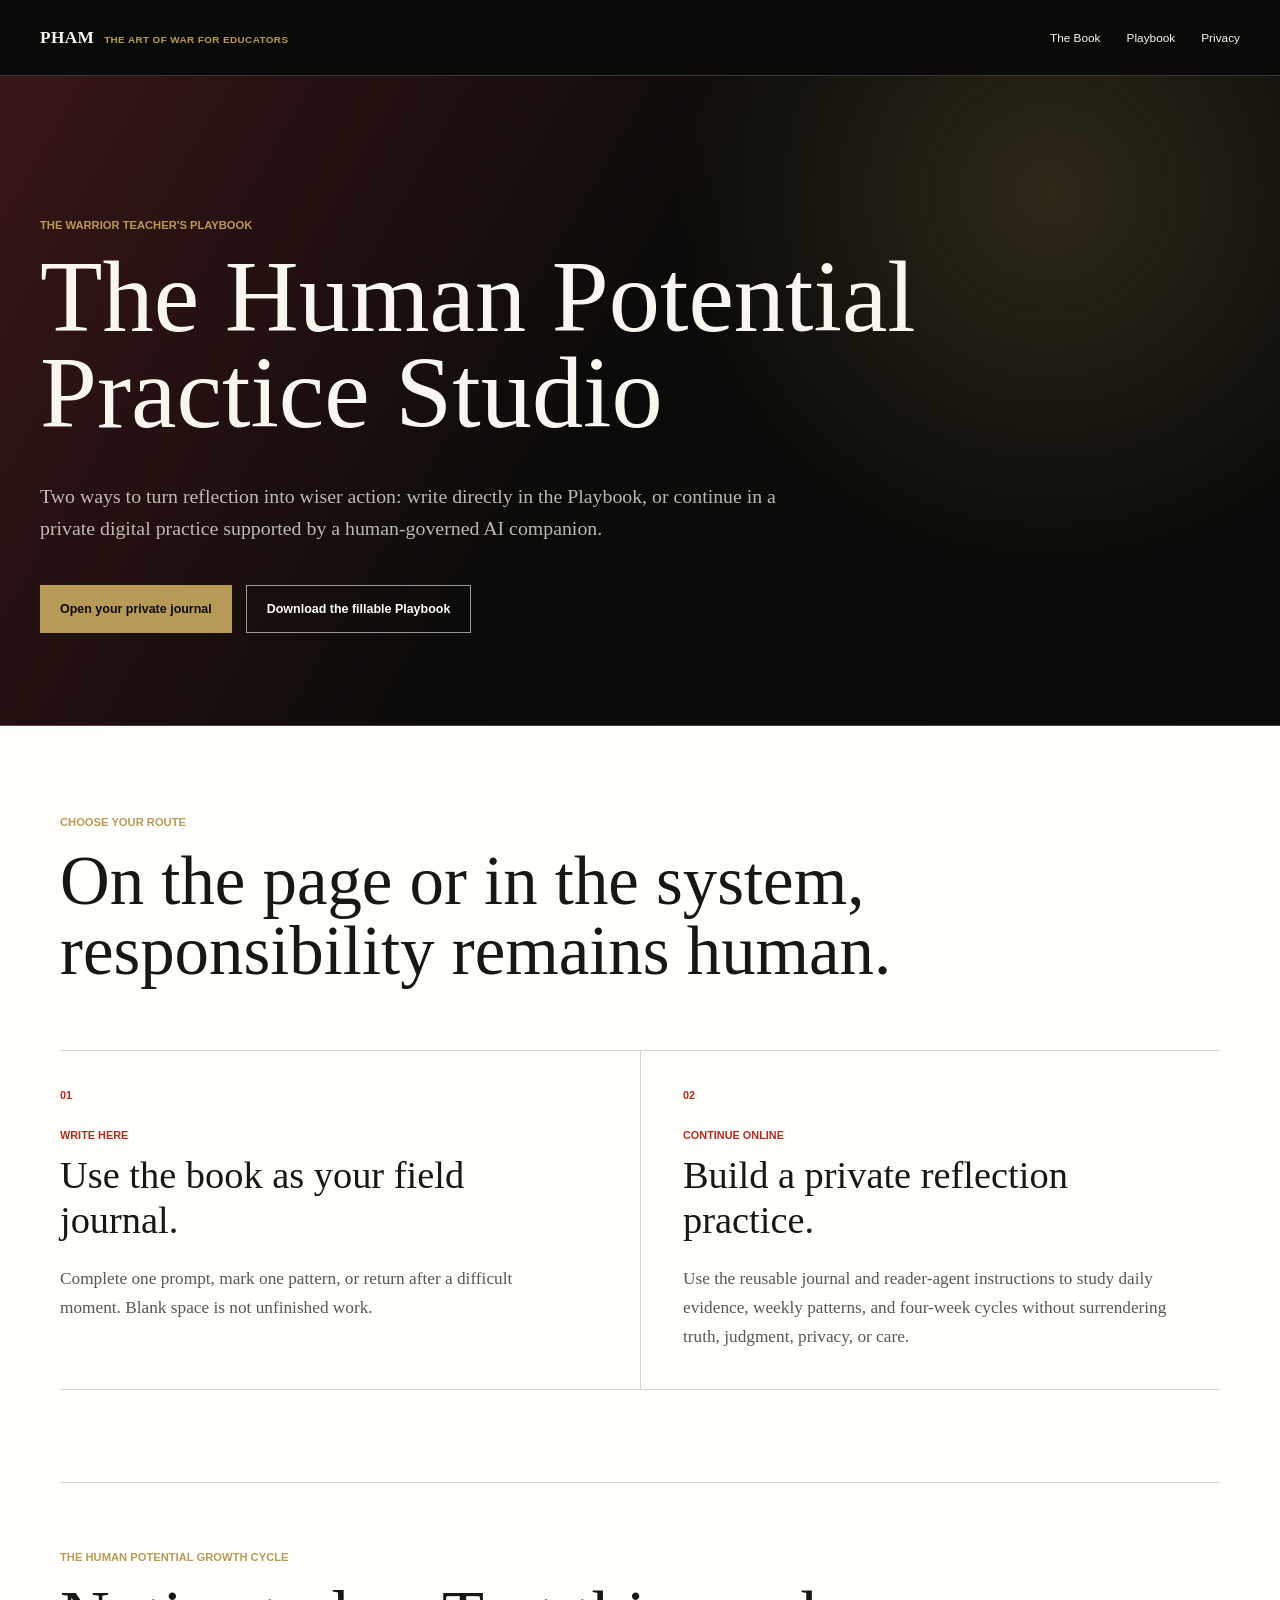
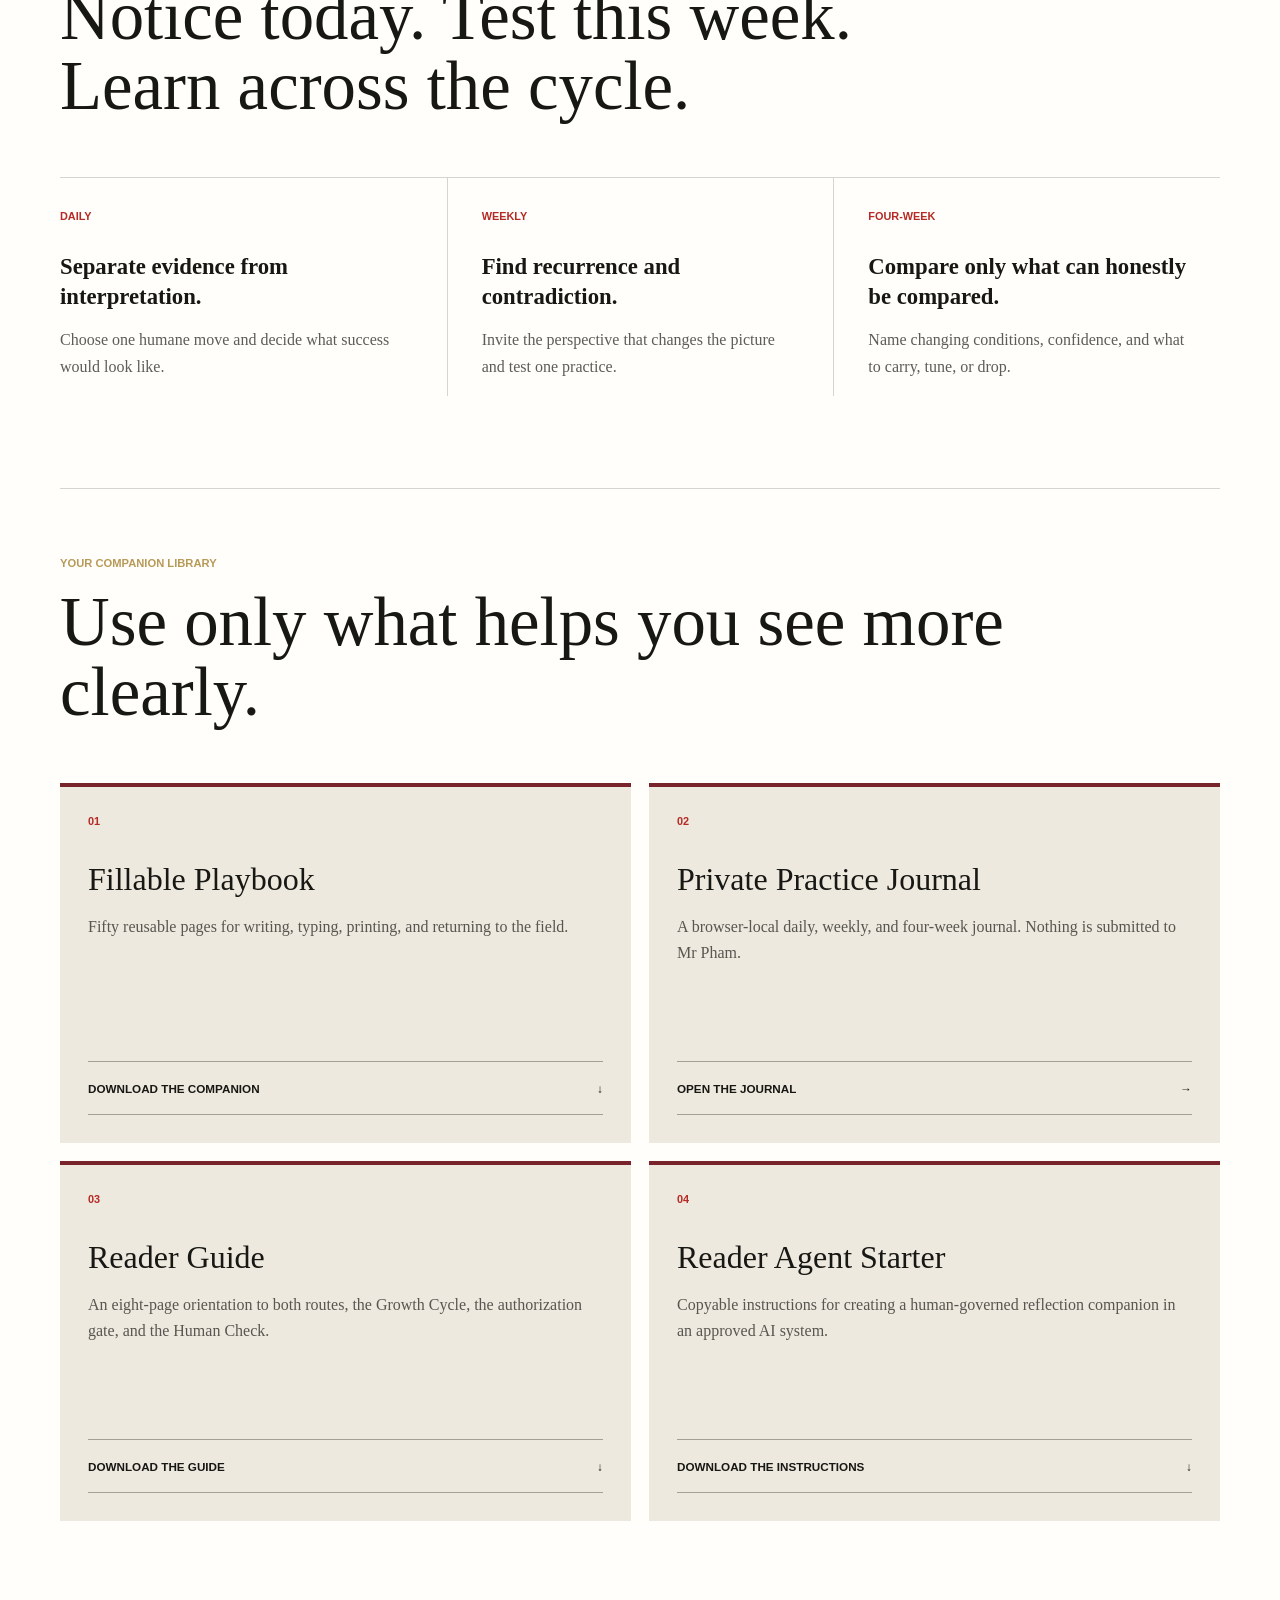
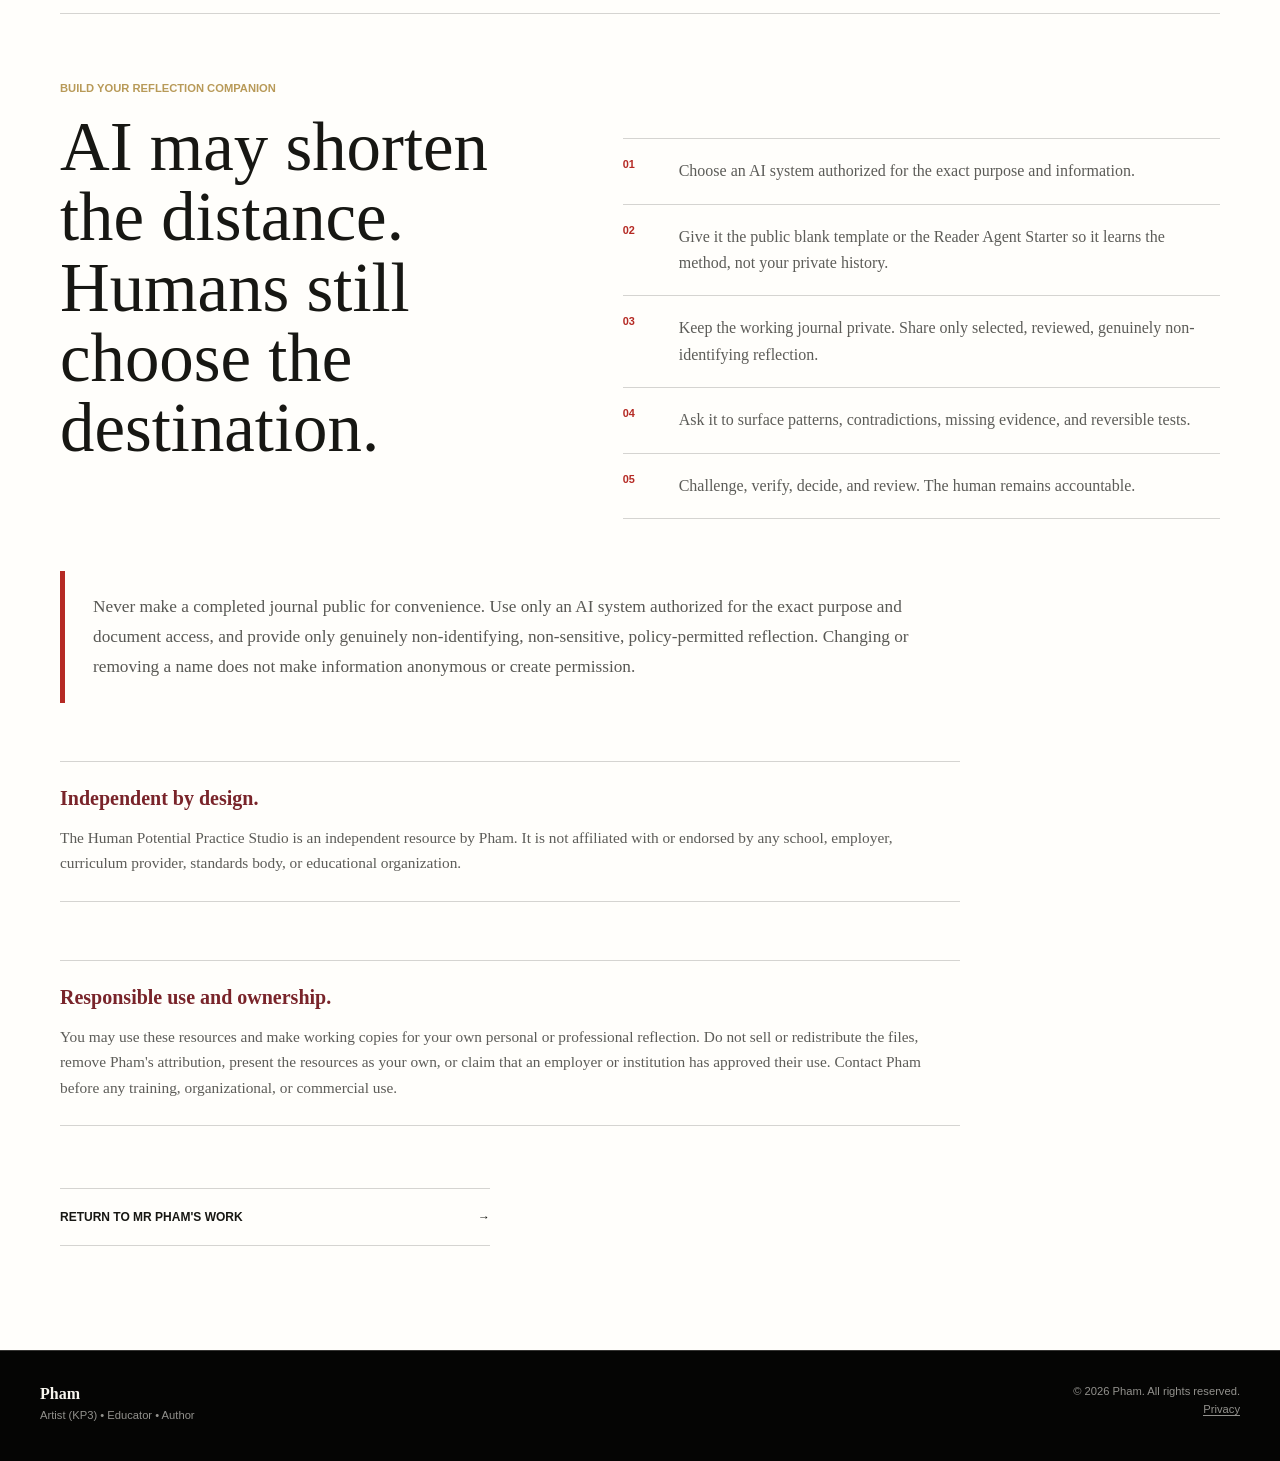
<file: human-potential-studio.html>
<!doctype html>
<html lang="en">
  <head>
    <meta charset="utf-8">
    <meta name="viewport" content="width=device-width, initial-scale=1">
    <title>The Human Potential Practice Studio | Pham</title>
    <meta
      name="description"
      content="A premium companion to The Art of War for Educators for writing, reflection, and human-governed AI practice."
    >
    <meta name="theme-color" content="#0b0b09">
    <link rel="icon" href="favicon.svg?v=brand-1">
    <link rel="stylesheet" href="styles.css?v=studio-1">
  </head>
  <body class="utility-body studio-body">
    <a class="skip-link" href="#main-content">Skip to content</a>
    <header class="site-header utility-header">
      <a class="wordmark" href="index.html" aria-label="Pham, home">
        <span>Pham</span>
        <small>The Art of War for Educators</small>
      </a>
      <nav class="site-nav" aria-label="Companion navigation">
        <a href="index.html#books">The Book</a>
        <a href="index.html#resources">Playbook</a>
        <a href="privacy.html">Privacy</a>
      </nav>
    </header>

    <main id="main-content" class="utility-main">
      <section class="utility-hero studio-hero">
        <div class="utility-hero-copy">
          <p class="section-kicker">The Warrior Teacher's Playbook</p>
          <h1>The Human Potential Practice Studio</h1>
          <p>
            Two ways to turn reflection into wiser action: write directly in
            the Playbook, or continue in a private digital practice supported
            by a human-governed AI companion.
          </p>
          <div class="utility-actions">
            <a class="primary-action" href="human-potential-journal.html">
              Open your private journal
            </a>
            <a
              class="secondary-action"
              href="resources/warrior-teacher-playbook-companion.pdf"
              download
            >
              Download the fillable Playbook
            </a>
          </div>
        </div>
      </section>

      <section class="utility-content">
        <div class="utility-content-inner">
          <p class="section-kicker">Choose your route</p>
          <h2>On the page or in the system, responsibility remains human.</h2>
          <div class="studio-routes">
            <article>
              <span>01</span>
              <p class="studio-route-label">Write here</p>
              <h3>Use the book as your field journal.</h3>
              <p>
                Complete one prompt, mark one pattern, or return after a
                difficult moment. Blank space is not unfinished work.
              </p>
            </article>
            <article>
              <span>02</span>
              <p class="studio-route-label">Continue online</p>
              <h3>Build a private reflection practice.</h3>
              <p>
                Use the reusable journal and reader-agent instructions to
                study daily evidence, weekly patterns, and four-week cycles
                without surrendering truth, judgment, privacy, or care.
              </p>
            </article>
          </div>

          <section class="studio-cycle" aria-labelledby="studio-cycle-title">
            <p class="section-kicker">The Human Potential Growth Cycle</p>
            <h2 id="studio-cycle-title">Notice today. Test this week. Learn across the cycle.</h2>
            <ol>
              <li>
                <span>Daily</span>
                <strong>Separate evidence from interpretation.</strong>
                <p>Choose one humane move and decide what success would look like.</p>
              </li>
              <li>
                <span>Weekly</span>
                <strong>Find recurrence and contradiction.</strong>
                <p>Invite the perspective that changes the picture and test one practice.</p>
              </li>
              <li>
                <span>Four-week</span>
                <strong>Compare only what can honestly be compared.</strong>
                <p>Name changing conditions, confidence, and what to carry, tune, or drop.</p>
              </li>
            </ol>
          </section>

          <section class="studio-library" aria-labelledby="studio-library-title">
            <p class="section-kicker">Your companion library</p>
            <h2 id="studio-library-title">Use only what helps you see more clearly.</h2>
            <div class="studio-library-grid">
              <article>
                <span>01</span>
                <h3>Fillable Playbook</h3>
                <p>Fifty reusable pages for writing, typing, printing, and returning to the field.</p>
                <a href="resources/warrior-teacher-playbook-companion.pdf" download>
                  Download the companion <span aria-hidden="true">↓</span>
                </a>
              </article>
              <article>
                <span>02</span>
                <h3>Private Practice Journal</h3>
              <p>A browser-local daily, weekly, and four-week journal. Nothing is submitted to Mr Pham.</p>
                <a href="human-potential-journal.html">
                  Open the journal <span aria-hidden="true">→</span>
                </a>
              </article>
              <article>
                <span>03</span>
                <h3>Reader Guide</h3>
                <p>An eight-page orientation to both routes, the Growth Cycle, the authorization gate, and the Human Check.</p>
                <a href="resources/human-potential-practice-studio/Human-Potential-Practice-Studio-Reader-Guide.pdf" download>
                  Download the guide <span aria-hidden="true">↓</span>
                </a>
              </article>
              <article>
                <span>04</span>
                <h3>Reader Agent Starter</h3>
                <p>Copyable instructions for creating a human-governed reflection companion in an approved AI system.</p>
                <a href="resources/human-potential-practice-studio/reader-agent-starter.txt" download>
                  Download the instructions <span aria-hidden="true">↓</span>
                </a>
              </article>
            </div>
          </section>

          <section class="studio-agent" aria-labelledby="studio-agent-title">
            <div>
              <p class="section-kicker">Build your reflection companion</p>
              <h2 id="studio-agent-title">AI may shorten the distance. Humans still choose the destination.</h2>
            </div>
            <ol>
              <li><span>01</span><p>Choose an AI system authorized for the exact purpose and information.</p></li>
              <li><span>02</span><p>Give it the public blank template or the Reader Agent Starter so it learns the method, not your private history.</p></li>
              <li><span>03</span><p>Keep the working journal private. Share only selected, reviewed, genuinely non-identifying reflection.</p></li>
              <li><span>04</span><p>Ask it to surface patterns, contradictions, missing evidence, and reversible tests.</p></li>
              <li><span>05</span><p>Challenge, verify, decide, and review. The human remains accountable.</p></li>
            </ol>
          </section>

          <div class="utility-boundary">
            <p>
              Never make a completed journal public for convenience. Use only
              an AI system authorized for the exact purpose and document
              access, and provide only genuinely non-identifying,
              non-sensitive, policy-permitted reflection. Changing or removing
              a name does not make information anonymous or create permission.
            </p>
          </div>
          <div class="studio-independence">
            <strong>Independent by design.</strong>
            <p>
              The Human Potential Practice Studio is an independent resource by Pham. It is not affiliated with or endorsed by any school, employer, curriculum provider, standards body, or educational organization.
            </p>
          </div>
          <div class="studio-independence">
            <strong>Responsible use and ownership.</strong>
            <p>
              You may use these resources and make working copies for your own
              personal or professional reflection. Do not sell or redistribute
              the files, remove Pham's attribution, present the resources as
              your own, or claim that an employer or institution has approved
              their use. Contact Pham before any training, organizational, or
              commercial use.
            </p>
          </div>
          <a class="utility-return" href="index.html">
            Return to Mr Pham's work <span aria-hidden="true">→</span>
          </a>
        </div>
      </section>
    </main>

    <footer class="utility-footer">
      <div>
        <p class="footer-name">Pham</p>
        <p>Artist (KP3) • Educator • Author</p>
      </div>
      <div class="footer-meta">
        <p>© 2026 Pham. All rights reserved.</p>
        <p><a href="privacy.html">Privacy</a></p>
      </div>
    </footer>
  </body>
</html>
</file>
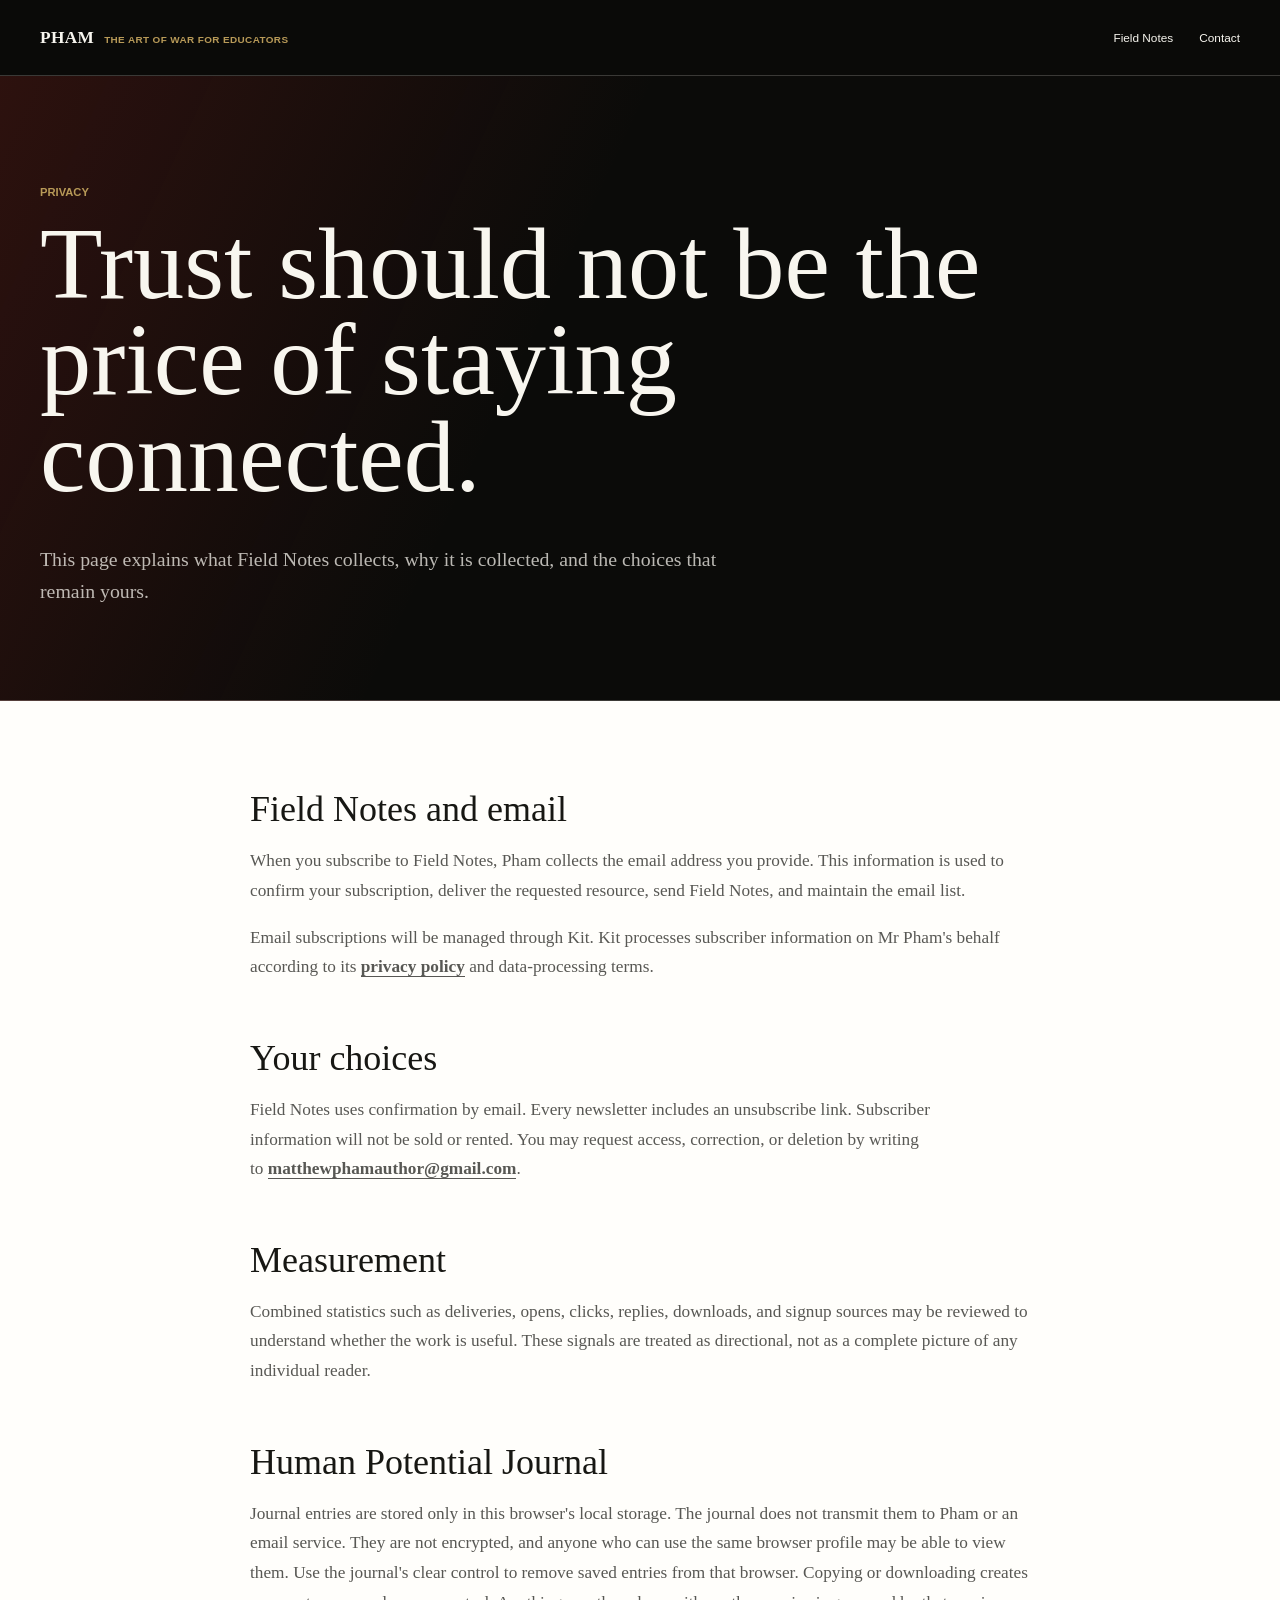
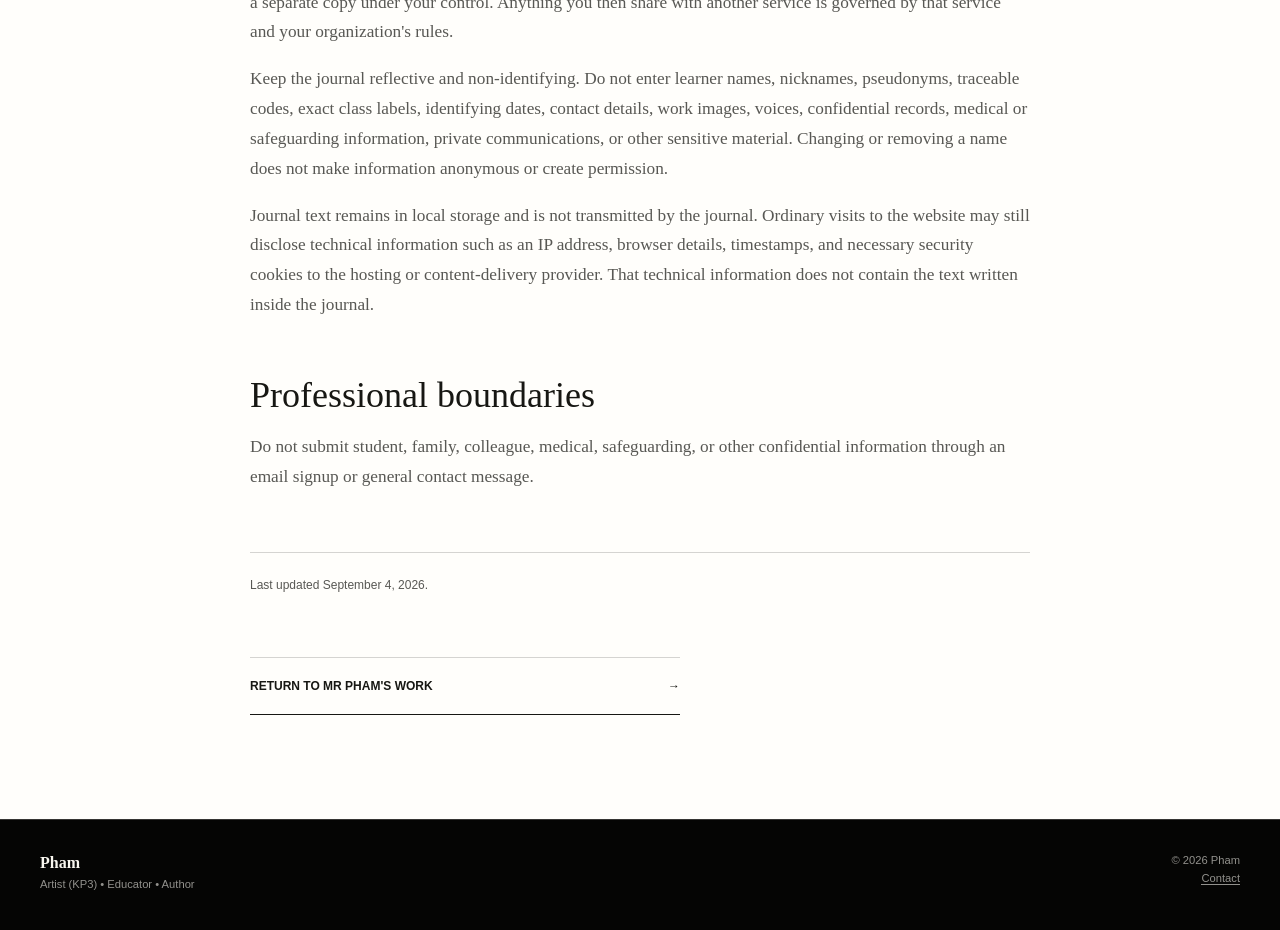
<file: privacy.html>
<!doctype html>
<html lang="en">
  <head>
    <meta charset="utf-8">
    <meta name="viewport" content="width=device-width, initial-scale=1">
    <title>Privacy | Pham</title>
    <meta
      name="description"
      content="Privacy information for Pham's website, Field Notes, and Human Potential Journal."
    >
    <meta name="theme-color" content="#0b0b09">
    <link rel="canonical" href="https://kp3-pham.github.io/privacy.html">
    <link rel="icon" href="favicon.svg?v=brand-1">
    <link rel="stylesheet" href="styles.css?v=brand-3">
  </head>
  <body class="utility-body">
    <a class="skip-link" href="#main-content">Skip to content</a>
    <header class="site-header utility-header">
      <a class="wordmark" href="index.html" aria-label="Pham, home">
        <span>Pham</span>
        <small>The Art of War for Educators</small>
      </a>
      <nav class="site-nav" aria-label="Secondary navigation">
        <a href="index.html#field-notes">Field Notes</a>
        <a href="index.html#contact">Contact</a>
      </nav>
    </header>

    <main id="main-content" class="utility-main">
      <section class="utility-hero utility-hero-compact">
        <div class="utility-hero-copy">
          <p class="section-kicker">Privacy</p>
          <h1>Trust should not be the price of staying connected.</h1>
          <p>
            This page explains what Field Notes collects, why it is collected,
            and the choices that remain yours.
          </p>
        </div>
      </section>

      <section class="utility-content">
        <div class="utility-content-inner privacy-copy">
          <h2>Field Notes and email</h2>
          <p>
            When you subscribe to Field Notes, Pham collects the email
            address you provide. This information is used to confirm your
            subscription, deliver the requested resource, send Field Notes, and
            maintain the email list.
          </p>
          <p>
            Email subscriptions will be managed through Kit. Kit processes
            subscriber information on Mr Pham's behalf according to its
            <a href="https://kit.com/privacy" rel="noreferrer">privacy policy</a>
            and data-processing terms.
          </p>

          <h2>Your choices</h2>
          <p>
            Field Notes uses confirmation by email. Every newsletter includes
            an unsubscribe link. Subscriber information will not be sold or
            rented. You may request access, correction, or deletion by writing
            to <a href="mailto:matthewphamauthor@gmail.com">matthewphamauthor@gmail.com</a>.
          </p>

          <h2>Measurement</h2>
          <p>
            Combined statistics such as deliveries, opens, clicks, replies,
            downloads, and signup sources may be reviewed to understand whether
            the work is useful. These signals are treated as directional, not as
            a complete picture of any individual reader.
          </p>

          <h2>Human Potential Journal</h2>
          <p>
            Journal entries are stored only in this browser's local storage.
            The journal does not transmit them to Pham or an email service.
            They are not encrypted, and anyone who can use the same browser
            profile may be able to view them. Use the journal's clear control
            to remove saved entries from that browser. Copying or downloading
            creates a separate copy under your control. Anything you then share
            with another service is governed by that service and your
            organization's rules.
          </p>
          <p>
            Keep the journal reflective and non-identifying. Do not enter
            learner names, nicknames, pseudonyms, traceable codes, exact class
            labels, identifying dates, contact details, work images, voices,
            confidential records, medical or safeguarding information,
            private communications, or other sensitive material. Changing or
            removing a name does not make information anonymous or create
            permission.
          </p>
          <p>
            Journal text remains in local storage and is not transmitted by the
            journal. Ordinary visits to the website may still disclose technical
            information such as an IP address, browser details, timestamps, and
            necessary security cookies to the hosting or content-delivery
            provider. That technical information does not contain the text
            written inside the journal.
          </p>

          <h2>Professional boundaries</h2>
          <p>
            Do not submit student, family, colleague, medical, safeguarding, or
            other confidential information through an email signup or general
            contact message.
          </p>

          <p class="privacy-updated">Last updated September 4, 2026.</p>
          <a class="utility-return" href="index.html">Return to Mr Pham's work <span aria-hidden="true">→</span></a>
        </div>
      </section>
    </main>

    <footer class="utility-footer">
      <div>
        <p class="footer-name">Pham</p>
        <p>Artist (KP3) • Educator • Author</p>
      </div>
      <div class="footer-meta">
        <p>© 2026 Pham</p>
        <p><a href="mailto:matthewphamauthor@gmail.com">Contact</a></p>
      </div>
    </footer>
  </body>
</html>
</file>
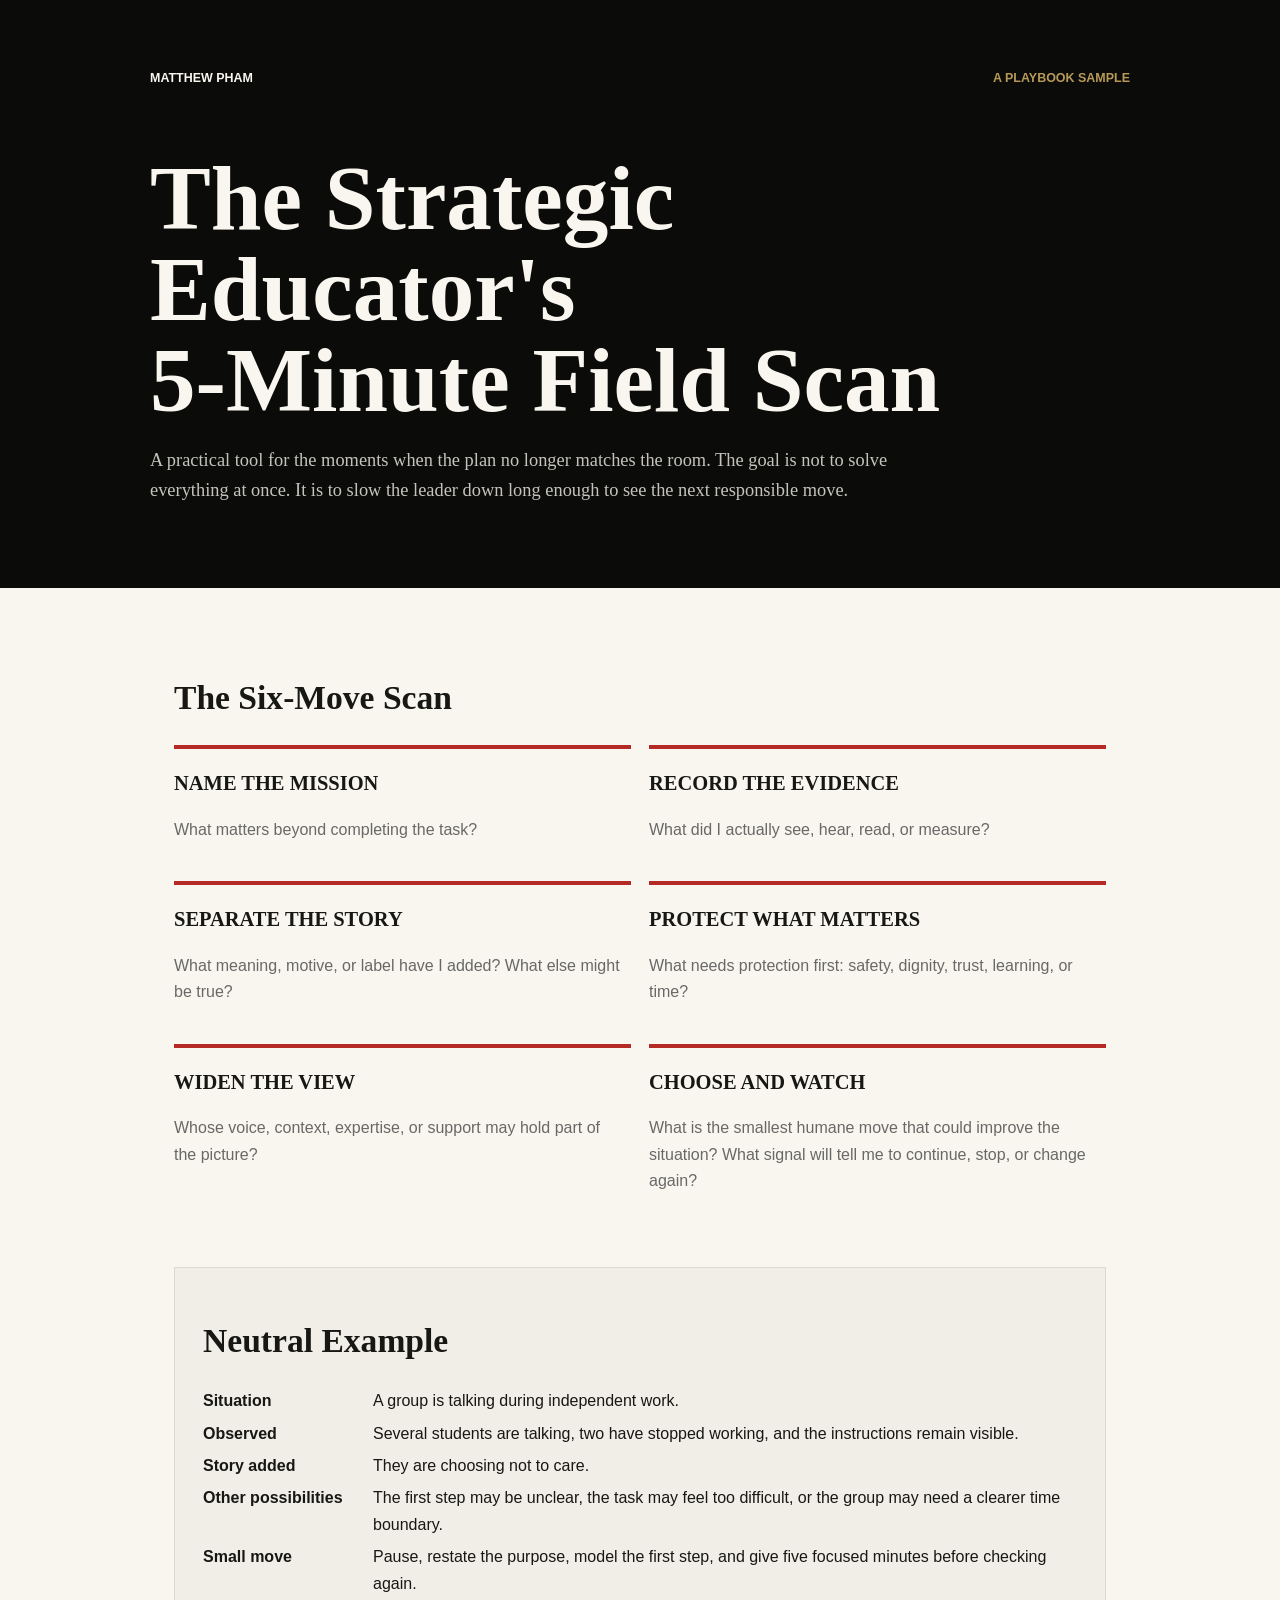
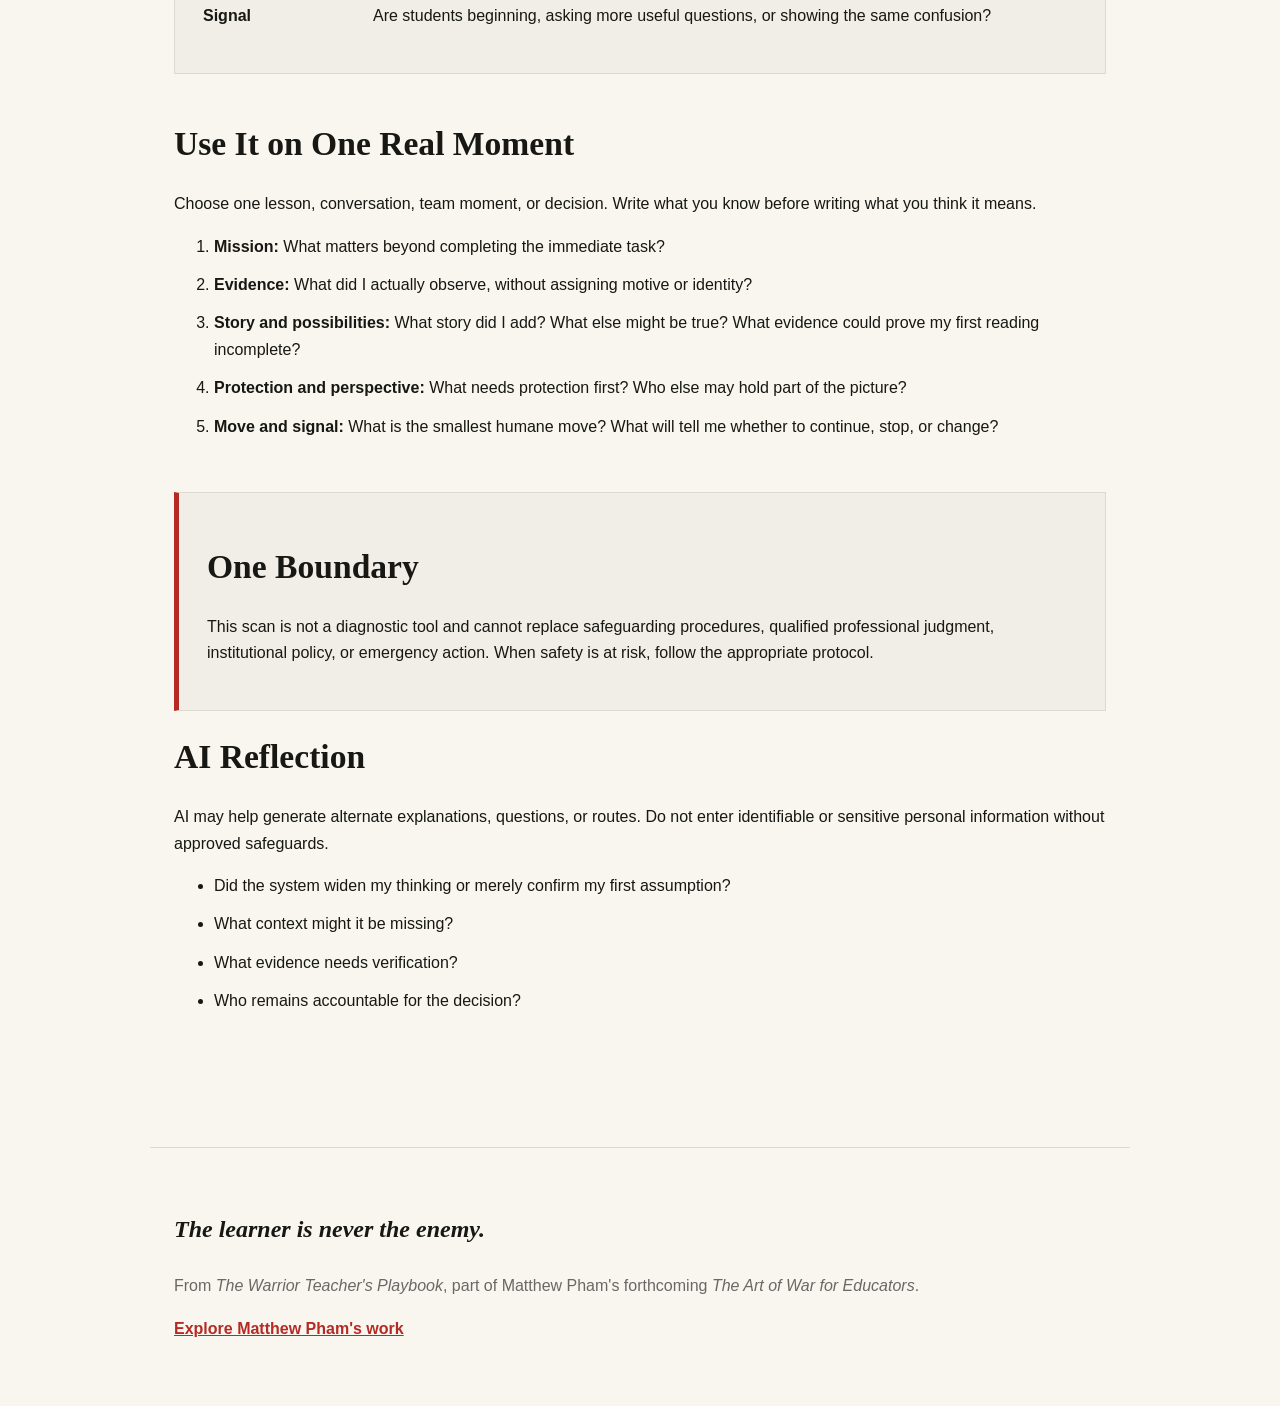
<file: resources/field-scan/accessible.html>
<!doctype html>
<html lang="en">
  <head>
    <meta charset="utf-8" />
    <meta name="viewport" content="width=device-width, initial-scale=1" />
    <meta
      name="description"
      content="The Strategic Educator's 5-Minute Field Scan by Matthew Pham"
    />
    <title>The Strategic Educator's 5-Minute Field Scan</title>
    <link rel="stylesheet" href="./accessible.css" />
  </head>
  <body>
    <header>
      <p class="author">Matthew Pham</p>
      <p class="sample">A Playbook Sample</p>
      <h1>The Strategic Educator's <span>5-Minute Field Scan</span></h1>
      <p class="introduction">
        A practical tool for the moments when the plan no longer matches the
        room. The goal is not to solve everything at once. It is to slow the
        leader down long enough to see the next responsible move.
      </p>
    </header>

    <main>
      <section aria-labelledby="scan-heading">
        <h2 id="scan-heading">The Six-Move Scan</h2>
        <ol class="scan">
          <li>
            <h3>Name the Mission</h3>
            <p>What matters beyond completing the task?</p>
          </li>
          <li>
            <h3>Record the Evidence</h3>
            <p>What did I actually see, hear, read, or measure?</p>
          </li>
          <li>
            <h3>Separate the Story</h3>
            <p>
              What meaning, motive, or label have I added? What else might be
              true?
            </p>
          </li>
          <li>
            <h3>Protect What Matters</h3>
            <p>
              What needs protection first: safety, dignity, trust, learning,
              or time?
            </p>
          </li>
          <li>
            <h3>Widen the View</h3>
            <p>
              Whose voice, context, expertise, or support may hold part of the
              picture?
            </p>
          </li>
          <li>
            <h3>Choose and Watch</h3>
            <p>
              What is the smallest humane move that could improve the
              situation? What signal will tell me to continue, stop, or change
              again?
            </p>
          </li>
        </ol>
      </section>

      <section class="example" aria-labelledby="example-heading">
        <h2 id="example-heading">Neutral Example</h2>
        <dl>
          <dt>Situation</dt>
          <dd>A group is talking during independent work.</dd>
          <dt>Observed</dt>
          <dd>
            Several students are talking, two have stopped working, and the
            instructions remain visible.
          </dd>
          <dt>Story added</dt>
          <dd>They are choosing not to care.</dd>
          <dt>Other possibilities</dt>
          <dd>
            The first step may be unclear, the task may feel too difficult, or
            the group may need a clearer time boundary.
          </dd>
          <dt>Small move</dt>
          <dd>
            Pause, restate the purpose, model the first step, and give five
            focused minutes before checking again.
          </dd>
          <dt>Signal</dt>
          <dd>
            Are students beginning, asking more useful questions, or showing
            the same confusion?
          </dd>
        </dl>
      </section>

      <section aria-labelledby="use-heading">
        <h2 id="use-heading">Use It on One Real Moment</h2>
        <p>
          Choose one lesson, conversation, team moment, or decision. Write what
          you know before writing what you think it means.
        </p>
        <ol class="reflection">
          <li>
            <strong>Mission:</strong> What matters beyond completing the
            immediate task?
          </li>
          <li>
            <strong>Evidence:</strong> What did I actually observe, without
            assigning motive or identity?
          </li>
          <li>
            <strong>Story and possibilities:</strong> What story did I add?
            What else might be true? What evidence could prove my first reading
            incomplete?
          </li>
          <li>
            <strong>Protection and perspective:</strong> What needs protection
            first? Who else may hold part of the picture?
          </li>
          <li>
            <strong>Move and signal:</strong> What is the smallest humane move?
            What will tell me whether to continue, stop, or change?
          </li>
        </ol>
      </section>

      <aside aria-labelledby="boundary-heading">
        <h2 id="boundary-heading">One Boundary</h2>
        <p>
          This scan is not a diagnostic tool and cannot replace safeguarding
          procedures, qualified professional judgment, institutional policy,
          or emergency action. When safety is at risk, follow the appropriate
          protocol.
        </p>
      </aside>

      <section aria-labelledby="ai-heading">
        <h2 id="ai-heading">AI Reflection</h2>
        <p>
          AI may help generate alternate explanations, questions, or routes.
          Do not enter identifiable or sensitive personal information without
          approved safeguards.
        </p>
        <ul>
          <li>
            Did the system widen my thinking or merely confirm my first
            assumption?
          </li>
          <li>What context might it be missing?</li>
          <li>What evidence needs verification?</li>
          <li>Who remains accountable for the decision?</li>
        </ul>
      </section>
    </main>

    <footer>
      <p class="closing">The learner is never the enemy.</p>
      <p>
        From <em>The Warrior Teacher's Playbook</em>, part of Matthew Pham's
        forthcoming <em>The Art of War for Educators</em>.
      </p>
      <a href="https://kp3-pham.github.io/">Explore Matthew Pham's work</a>
    </footer>
  </body>
</html>
</file>
<file: styles.css>
:root {
  --black: #0b0b09;
  --black-soft: #151513;
  --gold: #b89a58;
  --gold-bright: #d1b56f;
  --white: #f8f6ef;
  --white-pure: #fffefb;
  --ink: #171713;
  --red: #b52a24;
  --red-bright: #d23a32;
  --line-dark: rgba(248, 246, 239, 0.2);
  --line-light: rgba(23, 23, 19, 0.18);
  --serif: "Iowan Old Style", "Palatino Linotype", Palatino, Georgia, serif;
  --sans: Inter, "Helvetica Neue", Arial, sans-serif;
}

* {
  box-sizing: border-box;
}

html {
  scroll-behavior: smooth;
}

body {
  margin: 0;
  background: var(--black);
  color: var(--white);
  font-family: var(--sans);
  letter-spacing: 0;
}

body,
a,
button {
  -webkit-font-smoothing: antialiased;
}

a {
  color: inherit;
  text-decoration: none;
}

p {
  text-wrap: pretty;
}

.skip-link {
  background: var(--gold);
  color: var(--black);
  font-weight: 700;
  left: 16px;
  padding: 12px 16px;
  position: fixed;
  top: -80px;
  z-index: 100;
}

.skip-link:focus {
  top: 16px;
}

.site-header {
  align-items: center;
  background: rgba(11, 11, 9, 0.96);
  border-bottom: 1px solid var(--line-dark);
  color: var(--white);
  display: flex;
  height: 76px;
  justify-content: space-between;
  left: 0;
  padding: 0 40px;
  position: absolute;
  right: 0;
  top: 0;
  z-index: 20;
}

.wordmark {
  align-items: baseline;
  display: flex;
  flex: 0 0 auto;
  gap: 10px;
}

.wordmark span {
  font-family: var(--serif);
  font-size: 1.08rem;
  font-weight: 700;
  letter-spacing: 0.02em;
  text-transform: uppercase;
}

.wordmark small {
  color: var(--gold);
  font-size: 0.62rem;
  font-weight: 800;
  letter-spacing: 0.04em;
  text-transform: uppercase;
  white-space: nowrap;
}

.site-nav {
  align-items: center;
  display: flex;
  gap: 26px;
  justify-content: flex-end;
}

.site-nav a {
  border-bottom: 1px solid transparent;
  font-size: 0.74rem;
  min-height: 44px;
  padding: 15px 0 12px;
}

.site-nav a:hover,
.site-nav a:focus-visible {
  border-bottom-color: var(--gold);
  color: var(--gold-bright);
}

a:focus-visible {
  outline: 2px solid var(--gold-bright);
  outline-offset: 4px;
}

.hero {
  align-items: center;
  display: flex;
  min-height: 86svh;
  overflow: hidden;
  padding: 128px 7% 78px;
  position: relative;
}

.hero-image,
.hero-shade {
  inset: 0;
  position: absolute;
}

.hero-image {
  height: 100%;
  object-fit: cover;
  object-position: center;
  width: 100%;
}

.hero-shade {
  background: rgba(6, 6, 5, 0.62);
}

.hero-content {
  max-width: 880px;
  min-width: 0;
  position: relative;
  width: 100%;
  z-index: 1;
}

.eyebrow,
.section-kicker,
.book-kicker {
  color: var(--gold);
  font-size: 0.7rem;
  font-weight: 800;
  margin: 0 0 18px;
  text-transform: uppercase;
}

h1,
h2,
h3,
blockquote {
  font-family: var(--serif);
  font-weight: 500;
  letter-spacing: 0;
}

h1 {
  font-size: 6.8rem;
  line-height: 0.95;
  margin: 0;
}

.identity {
  color: var(--white-pure);
  font-family: var(--serif);
  font-size: 1.45rem;
  line-height: 1.45;
  margin: 24px 0 0;
}

.identity span {
  color: var(--gold);
  padding: 0 8px;
}

.hero-copy {
  color: rgba(255, 254, 251, 0.82);
  font-family: var(--serif);
  font-size: 1.18rem;
  line-height: 1.7;
  margin: 24px 0 0;
  max-width: 720px;
}

.hero-actions {
  display: flex;
  flex-wrap: wrap;
  gap: 12px;
  margin-top: 30px;
}

.primary-action,
.secondary-action {
  align-items: center;
  display: inline-flex;
  font-size: 0.78rem;
  font-weight: 700;
  justify-content: center;
  min-height: 48px;
  padding: 0 20px;
}

.primary-action {
  background: var(--gold);
  color: var(--black);
}

.secondary-action {
  border: 1px solid rgba(255, 254, 251, 0.58);
  color: var(--white-pure);
}

.primary-action:hover,
.primary-action:focus-visible {
  background: var(--gold-bright);
}

.secondary-action:hover,
.secondary-action:focus-visible {
  background: var(--white-pure);
  color: var(--black);
}

.scroll-cue {
  align-items: center;
  bottom: 24px;
  display: flex;
  font-size: 0.65rem;
  gap: 10px;
  position: absolute;
  right: 7%;
  text-transform: uppercase;
  z-index: 1;
}

.section-inner {
  margin: 0 auto;
  max-width: 1240px;
  padding: 112px 56px;
}

.manifesto-band {
  background: var(--white);
  color: var(--ink);
}

.manifesto > h2 {
  max-width: 980px;
}

h2 {
  font-size: 4.3rem;
  line-height: 1.02;
  margin: 0;
}

h3 {
  font-size: 2rem;
  line-height: 1.15;
  margin: 0;
}

.principles {
  display: grid;
  gap: 0;
  grid-template-columns: repeat(3, minmax(0, 1fr));
  margin-top: 72px;
}

.principles > div {
  border-top: 1px solid var(--line-light);
  padding: 24px 34px 0 0;
}

.principles > div + div {
  border-left: 1px solid var(--line-light);
  padding-left: 34px;
}

.principles span,
.role-number,
.chapter-list span,
.tools-list span {
  color: var(--gold);
  font-size: 0.66rem;
  font-weight: 800;
}

.principles h3 {
  margin-top: 32px;
}

.principles p {
  font-family: var(--serif);
  font-size: 1.08rem;
  line-height: 1.55;
  margin: 12px 0 0;
}

.about-band {
  background: var(--black);
}

.section-heading {
  max-width: 860px;
}

.roles {
  display: grid;
  gap: 0;
  grid-template-columns: repeat(3, minmax(0, 1fr));
  margin-top: 72px;
}

.roles article {
  border-top: 1px solid var(--line-dark);
  padding: 28px 36px 0 0;
}

.roles article + article {
  border-left: 1px solid var(--line-dark);
  padding-left: 36px;
}

.roles h3 {
  margin-top: 34px;
}

.roles h3 span {
  color: var(--gold);
  font-family: var(--sans);
  font-size: 0.66rem;
  font-weight: 800;
  margin-left: 8px;
  vertical-align: top;
}

.roles article > p:last-child {
  color: rgba(248, 246, 239, 0.72);
  font-family: var(--serif);
  font-size: 1.05rem;
  line-height: 1.65;
}

.about-profile {
  border-top: 1px solid var(--gold);
  display: grid;
  gap: 58px;
  grid-template-columns: minmax(260px, 0.72fr) minmax(0, 1.28fr);
  margin-top: 90px;
  padding-top: 34px;
}

.author-portrait {
  margin: 0;
  max-width: 430px;
}

.author-portrait img {
  background: var(--white);
  border: 1px solid var(--gold);
  display: block;
  height: auto;
  padding: 8px;
  width: 100%;
}

.author-portrait figcaption {
  color: rgba(248, 246, 239, 0.58);
  font-size: 0.67rem;
  margin-top: 12px;
  text-transform: uppercase;
}

.about-story {
  display: grid;
  gap: 30px;
}

.about-story p {
  color: rgba(248, 246, 239, 0.78);
  font-family: var(--serif);
  font-size: 1.15rem;
  line-height: 1.72;
  margin: 0;
}

.practice-snapshot {
  border-bottom: 1px solid var(--line-dark);
  border-top: 1px solid var(--line-dark);
  display: grid;
  grid-template-columns: repeat(4, minmax(0, 1fr));
  margin-top: 64px;
}

.practice-snapshot > div {
  min-width: 0;
  padding: 28px 28px 30px 0;
}

.practice-snapshot > div + div {
  border-left: 1px solid var(--line-dark);
  padding-left: 28px;
}

.practice-snapshot strong,
.practice-snapshot span {
  display: block;
}

.practice-snapshot strong {
  color: var(--white-pure);
  font-family: var(--serif);
  font-size: clamp(1.5rem, 2vw, 1.95rem);
  font-weight: 700;
  line-height: 1.05;
}

.practice-snapshot span {
  color: var(--gold);
  font-size: 0.67rem;
  font-weight: 800;
  margin-top: 12px;
  text-transform: uppercase;
}

.practice-snapshot p {
  color: rgba(248, 246, 239, 0.62);
  font-family: var(--serif);
  font-size: 0.92rem;
  line-height: 1.5;
  margin: 10px 0 0;
}

.book-band {
  background: #100f0e;
  color: var(--white-pure);
  position: relative;
}

.book-line {
  background: var(--red);
  height: 100%;
  left: 0;
  position: absolute;
  top: 0;
  width: 8px;
}

.book-intro {
  display: grid;
  gap: 84px;
  grid-template-columns: minmax(0, 1.05fr) minmax(0, 0.95fr);
}

.book-kicker {
  color: #f56a61;
}

.book-subtitle {
  border-left: 3px solid var(--red);
  font-family: var(--serif);
  font-size: 1.25rem;
  line-height: 1.5;
  margin: 30px 0 0;
  max-width: 600px;
  padding-left: 18px;
}

.book-copy {
  color: rgba(255, 254, 251, 0.76);
  font-family: var(--serif);
  font-size: 1.13rem;
  line-height: 1.72;
}

.book-copy p:first-child {
  margin-top: 0;
}

blockquote {
  border-top: 1px solid rgba(255, 255, 255, 0.22);
  color: var(--white-pure);
  font-size: 2.15rem;
  line-height: 1.2;
  margin: 34px 0 0;
  padding-top: 26px;
}

.book-boundary {
  border-bottom: 1px solid rgba(255, 255, 255, 0.2);
  border-top: 1px solid rgba(255, 255, 255, 0.2);
  display: flex;
  font-family: var(--serif);
  font-size: 1.2rem;
  justify-content: space-between;
  margin-top: 88px;
  padding: 25px 0;
}

.book-boundary p {
  margin: 0;
}

.book-boundary p:last-child {
  color: #ff8f87;
}

.chapter-heading {
  margin-top: 86px;
  max-width: 760px;
}

.chapter-heading h3 {
  font-size: 3rem;
}

.chapter-list {
  display: grid;
  grid-template-columns: repeat(2, minmax(0, 1fr));
  list-style: none;
  margin: 50px 0 0;
  padding: 0;
}

.chapter-list li {
  align-items: baseline;
  border-top: 1px solid rgba(255, 255, 255, 0.2);
  display: flex;
  font-family: var(--serif);
  font-size: 1.15rem;
  gap: 18px;
  min-height: 66px;
  padding: 20px 18px 14px 0;
}

.chapter-list li:nth-child(odd) {
  margin-right: 28px;
}

.chapter-list span {
  color: #f56a61;
  font-family: var(--sans);
}

.ai-band {
  background: var(--white);
  color: var(--ink);
}

.ai-grid,
.playbook-grid,
.artwork-grid,
.media-grid,
.contact-inner {
  display: grid;
  gap: 88px;
  grid-template-columns: minmax(0, 0.85fr) minmax(0, 1.15fr);
}

.ai-copy {
  font-family: var(--serif);
  font-size: 1.15rem;
  line-height: 1.72;
}

.ai-copy p:first-child {
  margin-top: 0;
}

.playbook-band {
  background: #e8e3d8;
  color: var(--ink);
}

.playbook-subtitle {
  color: #735f32;
  font-family: var(--serif);
  font-size: 1.2rem;
  line-height: 1.5;
}

.tools-list > div {
  align-items: start;
  border-top: 1px solid var(--line-light);
  display: grid;
  gap: 20px;
  grid-template-columns: 34px 1fr;
  padding: 19px 0;
}

.tools-list p {
  font-family: var(--serif);
  font-size: 1.12rem;
  line-height: 1.45;
  margin: 0;
}

.tools-list > .companion-resource {
  display: block;
  padding: 28px 0 0;
}

.companion-resource > p:first-child {
  color: rgba(23, 23, 19, 0.78);
  max-width: 720px;
}

.companion-actions {
  display: flex;
  flex-wrap: wrap;
  gap: 14px;
  margin-top: 26px;
}

.companion-download,
.companion-question {
  align-items: center;
  display: inline-flex;
  font-size: 0.75rem;
  font-weight: 800;
  gap: 16px;
  justify-content: space-between;
  letter-spacing: 0;
  min-height: 48px;
  padding: 14px 18px;
}

.companion-download {
  background: var(--black);
  color: var(--white);
}

.companion-question {
  border: 1px solid rgba(23, 23, 19, 0.42);
  color: var(--ink);
}

.companion-download:hover,
.companion-download:focus-visible {
  background: #79242a;
}

.companion-question:hover,
.companion-question:focus-visible {
  border-color: #79242a;
  color: #79242a;
}

.tools-list .companion-note {
  color: rgba(23, 23, 19, 0.62);
  font-family: var(--sans);
  font-size: 0.77rem;
  line-height: 1.55;
  margin-top: 18px;
  max-width: 700px;
}

.field-notes-band {
  background: #100f0e;
  border-left: 8px solid var(--red);
  color: var(--white-pure);
}

.field-notes-grid {
  display: grid;
  gap: 88px;
  grid-template-columns: minmax(0, 0.9fr) minmax(0, 1.1fr);
}

.field-notes-copy > p:last-child {
  color: rgba(255, 254, 251, 0.74);
  font-family: var(--serif);
  font-size: 1.14rem;
  line-height: 1.72;
  margin: 28px 0 0;
  max-width: 670px;
}

.field-notes-panel {
  border: 1px solid rgba(209, 181, 111, 0.7);
  padding: 34px;
}

.field-notes-label {
  color: var(--gold-bright);
  font-size: 0.67rem;
  font-weight: 800;
  margin: 0 0 18px;
  text-transform: uppercase;
}

.field-notes-panel h3 {
  font-size: 2.25rem;
}

.field-notes-panel > p:not(.field-notes-label, .field-notes-consent) {
  color: rgba(255, 254, 251, 0.72);
  font-family: var(--serif);
  font-size: 1.03rem;
  line-height: 1.62;
}

.field-notes-pending {
  align-items: start;
  border-bottom: 1px solid var(--line-dark);
  border-top: 1px solid var(--line-dark);
  display: grid;
  gap: 18px;
  grid-template-columns: 34px 1fr;
  margin-top: 28px;
  padding: 22px 0;
}

.field-notes-pending > span {
  color: #f56a61;
  font-size: 0.67rem;
  font-weight: 800;
}

.field-notes-pending strong {
  display: block;
  font-family: var(--serif);
  font-size: 1.08rem;
}

.field-notes-pending p {
  color: rgba(255, 254, 251, 0.6);
  font-size: 0.78rem;
  line-height: 1.55;
  margin: 8px 0 0;
}

.field-notes-form {
  margin-top: 28px;
  min-height: 66px;
}

.field-notes-form .formkit-fields {
  display: grid !important;
  gap: 10px !important;
  grid-template-columns: minmax(0, 1fr) !important;
}

.field-notes-form .formkit-field,
.field-notes-form .formkit-submit {
  margin: 0 !important;
  width: 100% !important;
}

.field-notes-form .formkit-powered-by-convertkit {
  filter: invert(1);
  opacity: 0.62 !important;
}

.field-notes-preview {
  align-items: center;
  background: var(--red);
  color: var(--white-pure);
  display: flex;
  font-size: 0.76rem;
  font-weight: 800;
  justify-content: space-between;
  margin-top: 26px;
  min-height: 50px;
  padding: 0 18px;
}

.field-notes-preview:hover,
.field-notes-preview:focus-visible {
  background: var(--red-bright);
}

.field-notes-consent {
  color: rgba(255, 254, 251, 0.54);
  font-size: 0.7rem;
  line-height: 1.55;
  margin: 17px 0 0;
}

.field-notes-consent a,
.footer-meta a {
  border-bottom: 1px solid currentColor;
}

.utility-body {
  background: var(--black);
  min-height: 100vh;
}

.utility-header {
  position: relative;
}

.utility-main {
  background: var(--black);
}

.utility-hero {
  align-items: end;
  background:
    linear-gradient(115deg, rgba(181, 42, 36, 0.2), transparent 42%),
    var(--black);
  border-bottom: 1px solid var(--line-dark);
  display: flex;
  min-height: 650px;
  padding: 110px max(40px, calc((100vw - 1240px) / 2)) 92px;
}

.utility-hero-compact {
  min-height: 520px;
}

.utility-hero-copy {
  max-width: 980px;
}

.utility-hero h1 {
  font-size: clamp(3.6rem, 8vw, 7.7rem);
  line-height: 0.94;
  max-width: 1100px;
}

.field-scan-title-line {
  display: block;
}

.utility-hero-copy > p:last-of-type {
  color: rgba(248, 246, 239, 0.74);
  font-family: var(--serif);
  font-size: 1.24rem;
  line-height: 1.65;
  margin: 38px 0 0;
  max-width: 760px;
}

.utility-actions {
  display: flex;
  flex-wrap: wrap;
  gap: 14px;
  margin-top: 40px;
}

.utility-content {
  background: var(--white-pure);
  color: var(--ink);
}

.utility-content-inner {
  margin: 0 auto;
  max-width: 1240px;
  padding: 90px 40px 104px;
}

.utility-content h2 {
  max-width: 850px;
}

.scan-summary {
  border-bottom: 1px solid var(--line-light);
  display: grid;
  grid-template-columns: repeat(2, minmax(0, 1fr));
  list-style: none;
  margin: 64px 0 0;
  padding: 0;
}

.scan-summary li {
  align-items: baseline;
  border-top: 1px solid var(--line-light);
  display: grid;
  gap: 20px;
  grid-template-columns: 38px 1fr;
  min-height: 88px;
  padding: 25px 28px 24px 0;
}

.scan-summary li:nth-child(even) {
  border-left: 1px solid var(--line-light);
  padding-left: 28px;
}

.scan-summary span {
  color: var(--red);
  font-size: 0.68rem;
  font-weight: 800;
}

.scan-summary strong {
  font-family: var(--serif);
  font-size: 1.28rem;
  font-weight: 600;
}

.studio-hero {
  background:
    linear-gradient(120deg, rgba(121, 36, 42, 0.42), transparent 48%),
    radial-gradient(circle at 82% 18%, rgba(184, 154, 88, 0.2), transparent 32%),
    var(--black);
}

.studio-routes {
  display: grid;
  gap: 0;
  grid-template-columns: repeat(2, minmax(0, 1fr));
  margin-top: 64px;
}

.studio-routes article {
  border-bottom: 1px solid var(--line-light);
  border-top: 1px solid var(--line-light);
  padding: 34px 42px 38px 0;
}

.studio-routes article + article {
  border-left: 1px solid var(--line-light);
  padding-left: 42px;
}

.studio-routes article > span,
.studio-route-label {
  color: var(--red);
  font-size: 0.68rem;
  font-weight: 800;
  text-transform: uppercase;
}

.studio-route-label {
  margin: 26px 0 12px;
}

.studio-routes h3 {
  font-size: 2.4rem;
  max-width: 470px;
}

.studio-routes article > p:last-child {
  color: rgba(23, 23, 19, 0.72);
  font-family: var(--serif);
  font-size: 1.08rem;
  line-height: 1.68;
  margin: 22px 0 0;
  max-width: 510px;
}

.studio-cycle,
.studio-library,
.studio-agent {
  border-top: 1px solid var(--line-light);
  margin-top: 92px;
  padding-top: 68px;
}

.studio-cycle > h2,
.studio-library > h2,
.studio-agent h2 {
  max-width: 950px;
}

.studio-cycle ol,
.studio-agent ol {
  list-style: none;
  margin: 56px 0 0;
  padding: 0;
}

.studio-cycle ol {
  display: grid;
  grid-template-columns: repeat(3, minmax(0, 1fr));
}

.studio-cycle li {
  border-top: 1px solid var(--line-light);
  padding: 28px 34px 0 0;
}

.studio-cycle li + li {
  border-left: 1px solid var(--line-light);
  padding-left: 34px;
}

.studio-cycle span,
.studio-library-grid article > span,
.studio-agent li > span {
  color: var(--red);
  font-size: 0.68rem;
  font-weight: 800;
  text-transform: uppercase;
}

.studio-cycle strong {
  display: block;
  font-family: var(--serif);
  font-size: 1.42rem;
  line-height: 1.3;
  margin-top: 28px;
}

.studio-cycle li p,
.studio-library-grid p,
.studio-agent li p,
.studio-independence p {
  color: rgba(23, 23, 19, 0.7);
  font-family: var(--serif);
  line-height: 1.65;
}

.studio-library-grid {
  display: grid;
  gap: 18px;
  grid-template-columns: repeat(2, minmax(0, 1fr));
  margin-top: 56px;
}

.studio-library-grid article {
  background: #eee9df;
  border-top: 4px solid #79242a;
  display: flex;
  flex-direction: column;
  min-height: 360px;
  padding: 28px;
}

.studio-library-grid h3 {
  font-size: 2rem;
  margin-top: 34px;
}

.studio-library-grid p {
  flex: 1;
  font-size: 1rem;
}

.studio-library-grid a {
  align-items: center;
  border-bottom: 1px solid rgba(23, 23, 19, 0.35);
  border-top: 1px solid rgba(23, 23, 19, 0.35);
  display: flex;
  font-size: 0.73rem;
  font-weight: 800;
  justify-content: space-between;
  min-height: 54px;
  text-transform: uppercase;
}

.studio-library-grid a:hover,
.studio-library-grid a:focus-visible {
  color: var(--red);
}

.studio-agent {
  display: grid;
  gap: 74px;
  grid-template-columns: minmax(0, 0.9fr) minmax(0, 1.1fr);
}

.studio-agent ol {
  border-bottom: 1px solid var(--line-light);
}

.studio-agent li {
  align-items: start;
  border-top: 1px solid var(--line-light);
  display: grid;
  gap: 22px;
  grid-template-columns: 34px 1fr;
  padding: 19px 0;
}

.studio-agent li p {
  margin: 0;
}

.studio-independence {
  border-bottom: 1px solid var(--line-light);
  border-top: 1px solid var(--line-light);
  margin-top: 58px;
  max-width: 900px;
  padding: 25px 0;
}

.studio-independence strong {
  color: #79242a;
  font-family: var(--serif);
  font-size: 1.25rem;
}

.studio-independence p {
  font-size: 0.96rem;
  margin-bottom: 0;
}

.journal-main {
  background: #ede8de;
  color: var(--ink);
}

.journal-intro {
  background:
    linear-gradient(120deg, rgba(121, 36, 42, 0.44), transparent 48%),
    radial-gradient(circle at 86% 18%, rgba(184, 154, 88, 0.22), transparent 34%),
    var(--black);
  color: var(--white-pure);
  padding: 96px max(40px, calc((100vw - 1240px) / 2)) 82px;
}

.journal-intro h1 {
  font-size: clamp(3.4rem, 7vw, 7rem);
  line-height: 0.95;
  max-width: 1100px;
}

.journal-intro > p:not(.section-kicker) {
  color: rgba(248, 246, 239, 0.76);
  font-family: var(--serif);
  font-size: 1.2rem;
  line-height: 1.65;
  max-width: 780px;
}

.journal-local-note {
  border-left: 4px solid var(--gold);
  color: rgba(248, 246, 239, 0.72);
  font-size: 0.82rem;
  margin-top: 32px;
  max-width: 760px;
  padding: 8px 0 8px 18px;
}

.journal-local-note strong {
  color: var(--white-pure);
}

.journal-workspace {
  display: grid;
  gap: 0 46px;
  grid-template-columns: minmax(0, 1.45fr) minmax(300px, 0.55fr);
  margin: 0 auto;
  max-width: 1240px;
  padding: 64px 40px 100px;
}

.journal-mode-tabs {
  display: grid;
  grid-column: 1 / -1;
  grid-template-columns: repeat(3, minmax(0, 1fr));
  margin-bottom: 34px;
}

.journal-mode-tabs button {
  background: transparent;
  border: 0;
  border-bottom: 1px solid rgba(23, 23, 19, 0.28);
  color: rgba(23, 23, 19, 0.62);
  cursor: pointer;
  font: 800 0.72rem var(--sans);
  min-height: 56px;
  padding: 10px 16px;
  text-transform: uppercase;
}

.journal-mode-tabs button.is-active {
  border-bottom: 4px solid #79242a;
  color: #79242a;
}

.journal-form {
  background: var(--white-pure);
  border-top: 6px solid #79242a;
  padding: 34px;
}

.journal-form-heading {
  align-items: baseline;
  border-bottom: 1px solid var(--line-light);
  display: flex;
  justify-content: space-between;
  margin-bottom: 30px;
  padding-bottom: 18px;
}

.journal-form-heading p {
  font-family: var(--serif);
  font-size: 1.7rem;
  font-weight: 700;
  margin: 0;
}

.journal-form-heading span {
  color: rgba(23, 23, 19, 0.52);
  font-size: 0.68rem;
  font-weight: 800;
  text-transform: uppercase;
}

.journal-field {
  display: block;
  margin-top: 26px;
}

.journal-field > span {
  display: block;
  font-family: var(--serif);
  font-size: 1.15rem;
  font-weight: 700;
}

.journal-field small {
  color: rgba(23, 23, 19, 0.58);
  display: block;
  font-size: 0.73rem;
  line-height: 1.5;
  margin-top: 6px;
}

.journal-field textarea {
  background: #faf8f2;
  border: 1px solid rgba(23, 23, 19, 0.24);
  border-radius: 0;
  color: var(--ink);
  font: 1rem/1.55 var(--serif);
  margin-top: 12px;
  min-height: 88px;
  padding: 14px;
  resize: vertical;
  width: 100%;
}

.journal-field textarea:focus {
  border-color: #79242a;
  outline: 2px solid rgba(121, 36, 42, 0.16);
  outline-offset: 2px;
}

.journal-export {
  align-self: start;
  background: #151513;
  color: var(--white-pure);
  padding: 30px;
  position: sticky;
  top: 24px;
}

.journal-export h2 {
  font-size: 2.45rem;
}

.journal-export > p:not(.section-kicker, .journal-export-note) {
  color: rgba(248, 246, 239, 0.7);
  font-family: var(--serif);
  line-height: 1.65;
}

.journal-gates {
  border-bottom: 1px solid var(--line-dark);
  border-top: 1px solid var(--line-dark);
  margin-top: 28px;
}

.journal-gates label {
  align-items: start;
  border-bottom: 1px solid var(--line-dark);
  cursor: pointer;
  display: grid;
  gap: 13px;
  grid-template-columns: 20px 1fr;
  padding: 17px 0;
}

.journal-gates label:last-child {
  border-bottom: 0;
}

.journal-gates input {
  accent-color: var(--gold);
  height: 18px;
  margin: 1px 0 0;
  width: 18px;
}

.journal-gates span {
  color: rgba(248, 246, 239, 0.74);
  font-size: 0.76rem;
  line-height: 1.55;
}

.journal-actions {
  display: grid;
  gap: 10px;
  margin-top: 28px;
}

.journal-actions button {
  background: var(--gold);
  border: 0;
  color: var(--black);
  cursor: pointer;
  font: 800 0.72rem var(--sans);
  min-height: 50px;
  padding: 12px 16px;
  text-transform: uppercase;
}

.journal-actions button:disabled {
  cursor: not-allowed;
  opacity: 0.35;
}

.journal-actions .journal-clear {
  background: transparent;
  border: 1px solid rgba(248, 246, 239, 0.34);
  color: var(--white);
}

.journal-export-note {
  color: rgba(248, 246, 239, 0.52);
  font-size: 0.7rem;
  line-height: 1.55;
  margin: 22px 0 0;
}

.utility-boundary {
  border-left: 5px solid var(--red);
  margin-top: 52px;
  max-width: 850px;
  padding: 4px 0 4px 28px;
}

.utility-boundary p,
.privacy-copy p {
  color: rgba(23, 23, 19, 0.72);
  font-family: var(--serif);
  font-size: 1.08rem;
  line-height: 1.72;
}

.utility-return {
  align-items: center;
  border-bottom: 1px solid var(--line-light);
  border-top: 1px solid var(--line-light);
  display: flex;
  font-size: 0.75rem;
  font-weight: 800;
  justify-content: space-between;
  margin-top: 62px;
  max-width: 430px;
  min-height: 58px;
  text-transform: uppercase;
}

.utility-return:hover,
.utility-return:focus-visible,
.privacy-copy a:hover,
.privacy-copy a:focus-visible {
  color: var(--red);
}

.privacy-copy {
  max-width: 860px;
}

.privacy-copy h2 {
  font-size: 2.25rem;
  margin: 58px 0 18px;
}

.privacy-copy h2:first-child {
  margin-top: 0;
}

.privacy-copy a {
  border-bottom: 1px solid currentColor;
  font-weight: 700;
}

.privacy-copy .privacy-updated {
  border-top: 1px solid var(--line-light);
  font-family: var(--sans);
  font-size: 0.75rem;
  margin-top: 60px;
  padding-top: 22px;
}

.utility-footer {
  grid-template-columns: 1fr 1fr;
}

.writing-band {
  background: var(--white-pure);
  color: var(--ink);
}

.writing-heading > p:last-child {
  font-family: var(--serif);
  font-size: 1.12rem;
  line-height: 1.65;
  max-width: 700px;
}

.writing-list {
  border-bottom: 1px solid var(--line-light);
  margin-top: 66px;
}

.writing-list article {
  align-items: start;
  border-top: 1px solid var(--line-light);
  display: grid;
  gap: 28px;
  grid-template-columns: 0.45fr 1fr 1.2fr;
  padding: 30px 0;
}

.writing-list article > p {
  color: #806a39;
  font-size: 0.7rem;
  font-weight: 800;
  margin: 5px 0 0;
  text-transform: uppercase;
}

.writing-list h3 {
  font-size: 1.55rem;
}

.writing-list span {
  color: rgba(23, 23, 19, 0.72);
  font-family: var(--serif);
  font-size: 1rem;
  line-height: 1.58;
}

.artwork-band {
  background: var(--black);
}

.artwork-grid {
  align-items: center;
}

.artist-sigil {
  aspect-ratio: 1;
  border: 1px solid var(--gold);
  display: grid;
  grid-template-columns: repeat(3, 1fr);
  max-width: 480px;
  overflow: hidden;
}

.artist-sigil span {
  align-items: center;
  display: flex;
  font-family: var(--serif);
  font-size: 6rem;
  justify-content: center;
}

.artist-sigil span:first-child {
  background: var(--black);
  color: var(--gold);
}

.artist-sigil span:nth-child(2) {
  background: var(--white);
  color: var(--black);
}

.artist-sigil span:last-child {
  background: var(--gold);
  color: var(--black);
}

.artwork-copy > p:not(.section-kicker) {
  color: rgba(248, 246, 239, 0.75);
  font-family: var(--serif);
  font-size: 1.12rem;
  line-height: 1.7;
}

.text-link {
  border-bottom: 1px solid currentColor;
  display: inline-flex;
  font-size: 0.78rem;
  font-weight: 800;
  gap: 12px;
  margin-top: 22px;
  min-height: 44px;
  padding: 13px 0 10px;
}

.text-link:hover,
.text-link:focus-visible {
  color: var(--gold-bright);
}

.media-band {
  background: var(--white);
  color: var(--ink);
}

.media-intro {
  font-family: var(--serif);
  font-size: 1.17rem;
  line-height: 1.7;
  margin-top: 0;
}

.media-grid ul {
  border-bottom: 1px solid var(--line-light);
  list-style: none;
  margin: 36px 0 0;
  padding: 0;
}

.media-grid li {
  border-top: 1px solid var(--line-light);
  font-family: var(--serif);
  font-size: 1.12rem;
  padding: 18px 0;
}

.contact-band {
  background: var(--black-soft);
}

.contact-inner {
  align-items: end;
}

.contact-inner > div:first-child > p:last-child {
  color: rgba(248, 246, 239, 0.7);
  font-family: var(--serif);
  font-size: 1.05rem;
  line-height: 1.6;
}

.contact-actions {
  display: flex;
  flex-direction: column;
  gap: 18px;
}

.email-link {
  align-items: center;
  border-bottom: 1px solid var(--gold);
  display: flex;
  font-family: var(--serif);
  font-size: 1.55rem;
  justify-content: space-between;
  min-height: 54px;
  padding: 12px 0;
}

.updates-link {
  color: rgba(248, 246, 239, 0.7);
  font-size: 0.76rem;
  min-height: 44px;
  padding: 14px 0;
}

.email-link:hover,
.email-link:focus-visible,
.updates-link:hover,
.updates-link:focus-visible {
  color: var(--gold-bright);
}

.social-links {
  display: flex;
  flex-wrap: wrap;
  gap: 10px 24px;
  margin-top: 28px;
}

.social-links a {
  border-bottom: 1px solid var(--line-dark);
  color: rgba(248, 246, 239, 0.72);
  font-size: 0.72rem;
  font-weight: 800;
  min-height: 44px;
  padding: 14px 0 10px;
  text-transform: uppercase;
}

.social-links a:hover,
.social-links a:focus-visible {
  border-bottom-color: var(--gold);
  color: var(--gold-bright);
}

footer {
  background: #050504;
  border-top: 1px solid var(--line-dark);
  color: rgba(248, 246, 239, 0.58);
  display: grid;
  font-size: 0.7rem;
  gap: 40px;
  grid-template-columns: repeat(3, minmax(0, 1fr));
  padding: 34px 40px;
}

footer p {
  margin: 0 0 6px;
}

.footer-name {
  color: var(--white);
  font-family: var(--serif);
  font-size: 1rem;
  font-weight: 700;
}

.footer-philosophy {
  color: var(--gold);
  text-align: center;
}

.footer-meta {
  text-align: right;
}

@media (max-width: 980px) {
  .site-header {
    align-items: flex-start;
    flex-direction: column;
    height: 112px;
    justify-content: center;
    padding: 16px 24px 12px;
  }

  .site-nav {
    gap: 11px;
    justify-content: flex-start;
    margin-top: 7px;
    max-width: 100%;
    overflow-x: auto;
    padding-bottom: 2px;
    scrollbar-width: none;
    width: 100%;
  }

  .site-nav a {
    flex: 0 0 auto;
    font-size: 0.66rem;
    min-height: 34px;
    padding: 8px 0;
  }

  .site-nav::-webkit-scrollbar {
    display: none;
  }

  .hero {
    padding-top: 150px;
  }

  h1 {
    font-size: 5.2rem;
  }

  h2 {
    font-size: 3.5rem;
  }

  .book-intro,
  .ai-grid,
  .playbook-grid,
  .field-notes-grid,
  .artwork-grid,
  .media-grid,
  .contact-inner {
    gap: 58px;
    grid-template-columns: 1fr;
  }

  .artist-sigil {
    max-width: 380px;
  }

  .utility-hero {
    min-height: 560px;
    padding-left: 40px;
    padding-right: 40px;
  }
}

@media (max-width: 720px) {
  .site-header {
    height: 148px;
    justify-content: flex-start;
    padding-bottom: 12px;
    padding-left: 20px;
    padding-right: 20px;
    padding-top: 18px;
  }

  .site-nav {
    display: grid;
    gap: 0 12px;
    grid-template-columns: repeat(4, minmax(0, 1fr));
    margin-top: 8px;
    overflow: visible;
  }

  .site-nav a {
    font-size: 0.68rem;
    min-height: 32px;
    padding: 8px 0 6px;
    text-align: center;
  }

  .hero {
    align-items: end;
    min-height: 82svh;
    padding: 184px 24px 72px;
  }

  .hero-image {
    object-position: 63% center;
  }

  .hero-shade {
    background: rgba(6, 6, 5, 0.7);
  }

  h1 {
    font-size: 3.75rem;
  }

  h2 {
    font-size: 2.75rem;
  }

  .identity {
    font-size: 1.1rem;
  }

  .identity span {
    padding: 0 4px;
  }

  .hero-copy {
    font-size: 1.02rem;
  }

  .scroll-cue {
    left: 24px;
    right: auto;
  }

  .section-inner {
    padding: 82px 24px;
  }

  .utility-hero,
  .utility-hero-compact {
    min-height: 520px;
    padding: 90px 24px 68px;
  }

  .utility-hero h1 {
    font-size: 3.75rem;
  }

  .utility-hero-copy > p:last-of-type {
    font-size: 1.03rem;
  }

  .utility-actions {
    align-items: stretch;
    flex-direction: column;
  }

  .utility-actions a {
    justify-content: center;
    text-align: center;
  }

  .utility-content-inner {
    padding: 74px 24px 84px;
  }

  .scan-summary {
    grid-template-columns: 1fr;
  }

  .studio-routes {
    grid-template-columns: 1fr;
  }

  .studio-cycle ol,
  .studio-library-grid,
  .studio-agent,
  .journal-workspace {
    grid-template-columns: 1fr;
  }

  .studio-cycle li,
  .studio-cycle li + li {
    border-left: 0;
    padding: 26px 0 30px;
  }

  .studio-agent {
    gap: 30px;
  }

  .journal-export {
    margin-top: 32px;
    position: static;
  }

  .studio-routes article,
  .studio-routes article + article {
    border-left: 0;
    padding: 28px 0 32px;
  }

  .journal-intro {
    padding: 74px 24px 64px;
  }

  .journal-workspace {
    padding: 46px 24px 72px;
  }

  .journal-mode-tabs {
    grid-template-columns: 1fr;
  }

  .journal-form {
    padding: 26px 20px;
  }

  .journal-form-heading {
    align-items: flex-start;
    flex-direction: column;
    gap: 8px;
  }

  .scan-summary li:nth-child(even) {
    border-left: 0;
    padding-left: 0;
  }

  .principles,
  .roles,
  .chapter-list,
  .about-profile,
  .practice-snapshot {
    grid-template-columns: 1fr;
  }

  .principles > div,
  .principles > div + div,
  .roles article,
  .roles article + article {
    border-left: 0;
    padding: 22px 0 30px;
  }

  .principles h3,
  .roles h3 {
    margin-top: 20px;
  }

  .about-profile {
    gap: 28px;
    margin-top: 54px;
  }

  .author-portrait {
    max-width: 360px;
  }

  .field-notes-band {
    border-left: 0;
    border-top: 8px solid var(--red);
  }

  .field-notes-panel {
    padding: 26px 22px;
  }

  .field-notes-form {
    min-height: 130px;
  }

  .practice-snapshot > div {
    padding: 24px 0;
  }

  .practice-snapshot > div + div {
    border-left: 0;
    border-top: 1px solid var(--line-dark);
    padding-left: 0;
  }

  .book-line {
    height: 8px;
    width: 100%;
  }

  .book-boundary {
    align-items: flex-start;
    flex-direction: column;
    gap: 10px;
  }

  .chapter-heading h3 {
    font-size: 2.3rem;
  }

  .chapter-list li:nth-child(odd) {
    margin-right: 0;
  }

  .writing-list article {
    gap: 14px;
    grid-template-columns: 1fr;
  }

  .artist-sigil span {
    font-size: 4.5rem;
  }

  .email-link {
    font-size: 1.18rem;
    overflow-wrap: anywhere;
  }

  footer {
    grid-template-columns: 1fr;
    padding: 30px 24px;
  }

  .footer-philosophy,
  .footer-meta {
    text-align: left;
  }
}

@media (max-width: 420px) {
  .site-nav {
    gap: 0 8px;
  }

  .site-nav a {
    font-size: 0.65rem;
  }

  h1 {
    font-size: 3.15rem;
  }

  h2 {
    font-size: 2.35rem;
  }

  .hero-actions {
    align-items: stretch;
    flex-direction: column;
  }

  .primary-action,
  .secondary-action {
    width: 100%;
  }

  .artist-sigil span {
    font-size: 3.7rem;
  }
}

@media (prefers-reduced-motion: reduce) {
  html {
    scroll-behavior: auto;
  }
}
</file>
<file: resources/field-scan/accessible.css>
:root {
  --black: #0b0b09;
  --red: #b52a24;
  --white: #f8f6ef;
  --ink: #171713;
  --grey: #686866;
  --line: #ddd9d0;
  --pale: #f1eee7;
}

* {
  box-sizing: border-box;
}

body {
  background: var(--white);
  color: var(--ink);
  font-family: Arial, sans-serif;
  letter-spacing: 0;
  line-height: 1.65;
  margin: 0;
}

header {
  background: var(--black);
  color: var(--white);
  padding: 56px max(24px, calc((100vw - 980px) / 2)) 64px;
}

.author,
.sample {
  font-size: 0.78rem;
  font-weight: 800;
  text-transform: uppercase;
}

.author {
  float: left;
}

.sample {
  color: #b89a58;
  text-align: right;
}

h1,
h2,
h3,
.closing {
  font-family: Georgia, serif;
  letter-spacing: 0;
}

h1 {
  clear: both;
  font-size: clamp(2.8rem, 8vw, 5.7rem);
  line-height: 1;
  margin: 64px 0 0;
  max-width: 900px;
}

h1 span {
  display: block;
}

.introduction {
  color: rgba(248, 246, 239, 0.78);
  font-family: Georgia, serif;
  font-size: 1.15rem;
  max-width: 760px;
}

main,
footer {
  margin: 0 auto;
  max-width: 980px;
  padding: 64px 24px;
}

section + section,
aside,
footer {
  margin-top: 52px;
}

h2 {
  font-size: 2.1rem;
  line-height: 1.1;
}

.scan {
  display: grid;
  gap: 18px;
  grid-template-columns: repeat(2, minmax(0, 1fr));
  list-style: none;
  padding: 0;
}

.scan li {
  border-top: 4px solid var(--red);
  padding: 18px 6px 20px 0;
}

.scan h3 {
  font-size: 1.28rem;
  margin: 0;
  text-transform: uppercase;
}

.scan p {
  color: var(--grey);
  margin-bottom: 0;
}

.example,
aside {
  background: var(--pale);
  border: 1px solid var(--line);
  padding: 28px;
}

dl {
  display: grid;
  gap: 6px 20px;
  grid-template-columns: 150px 1fr;
}

dt {
  font-weight: 800;
}

dd {
  margin: 0;
}

.reflection li + li,
main ul li + li {
  margin-top: 12px;
}

aside {
  border-left: 5px solid var(--red);
}

footer {
  border-top: 1px solid var(--line);
  color: var(--grey);
  padding-top: 38px;
}

.closing {
  color: var(--ink);
  font-size: 1.5rem;
  font-style: italic;
  font-weight: 700;
}

a {
  color: var(--red);
  font-weight: 800;
}

a:focus-visible {
  outline: 3px solid var(--red);
  outline-offset: 4px;
}

@media (max-width: 640px) {
  .author,
  .sample {
    float: none;
    text-align: left;
  }

  h1 {
    margin-top: 40px;
  }

  .scan {
    grid-template-columns: 1fr;
  }

  dl {
    grid-template-columns: 1fr;
  }

  dd + dt {
    margin-top: 14px;
  }
}

@media print {
  header {
    print-color-adjust: exact;
  }

  a {
    color: var(--ink);
  }
}
</file>
